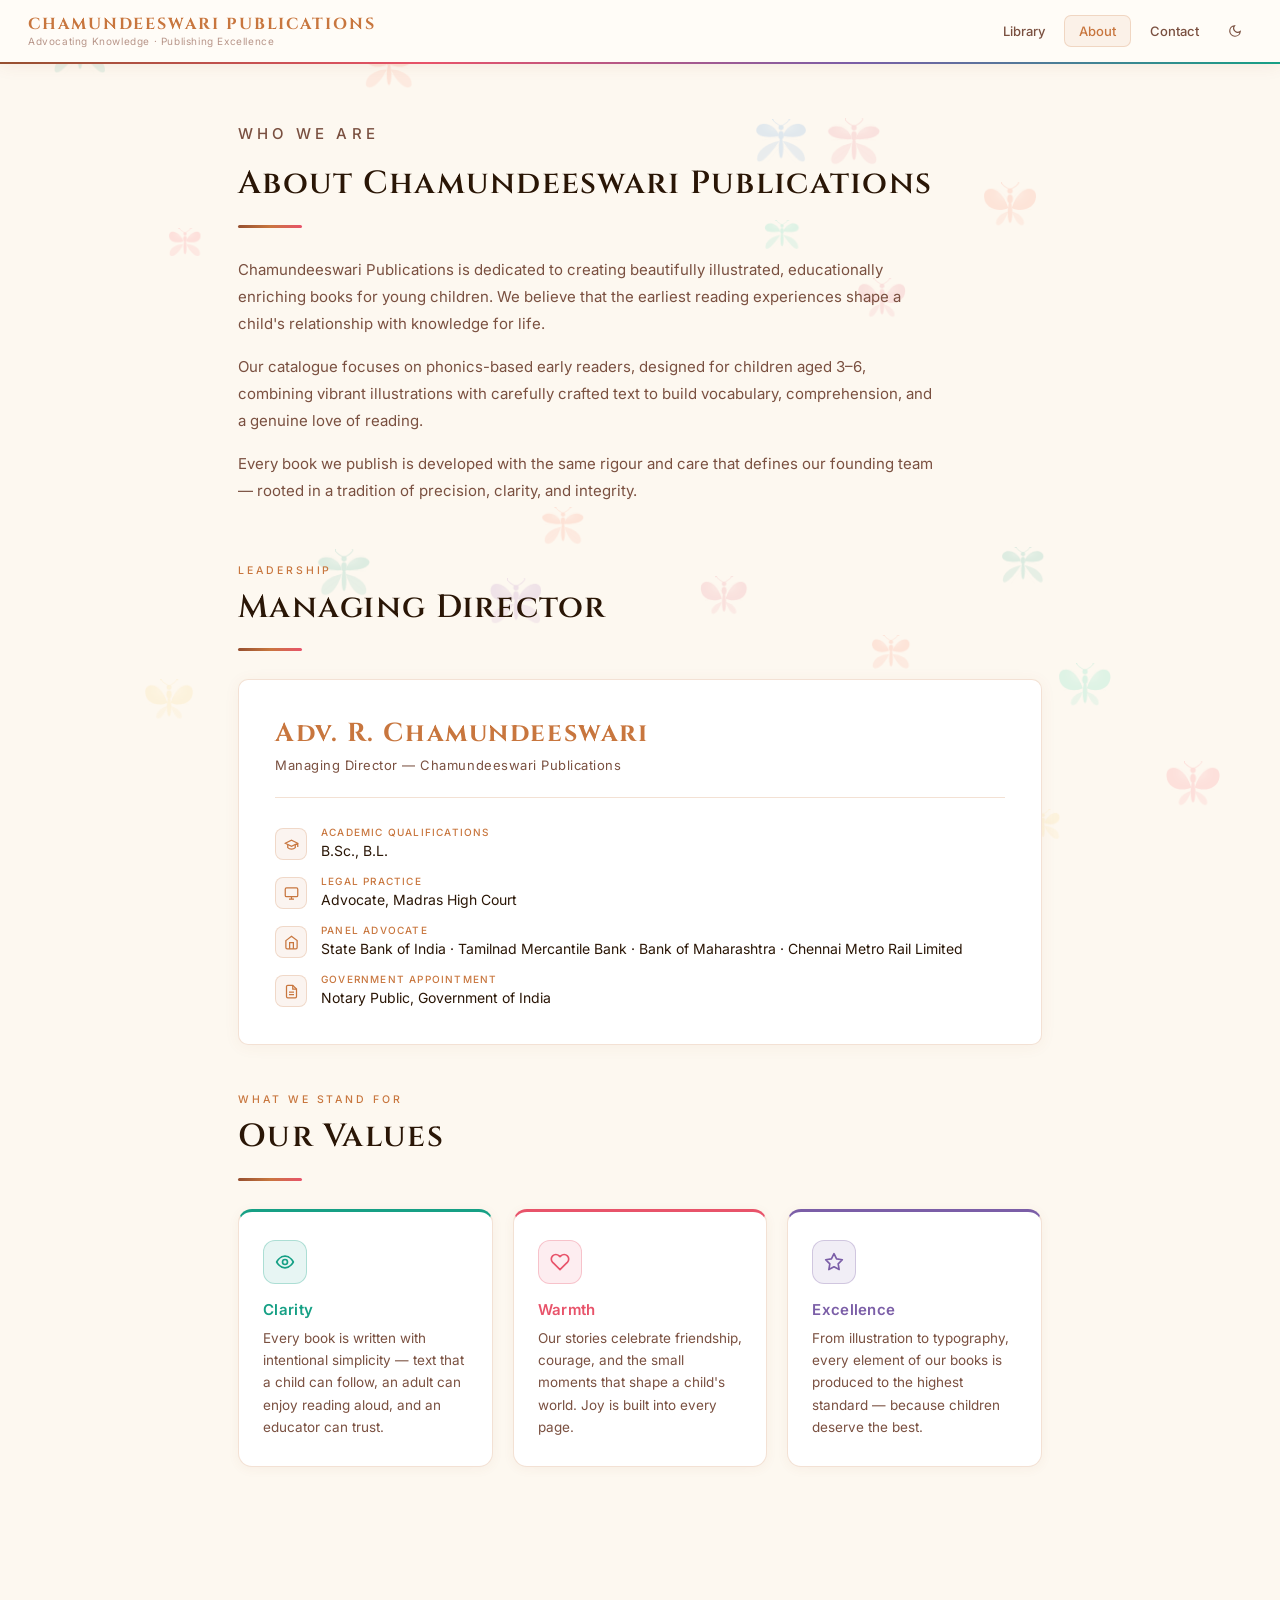
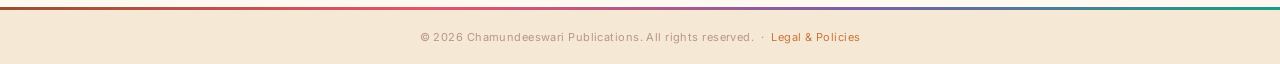
<file: about.html>
<!DOCTYPE html>
<html lang="en">
<head>
    <meta charset="UTF-8" />
    <meta name="viewport" content="width=device-width, initial-scale=1.0" />
    <title>About — Chamundeeswari Publications</title>
    <meta name="description" content="Learn about Chamundeeswari Publications — our mission, our managing director, and our values in creating phonics readers for children aged 3–6." />
    <meta name="theme-color" content="#c8763e" />
    <link rel="manifest" href="manifest.json" />

    <!-- Open Graph -->
    <meta property="og:type"        content="website" />
    <meta property="og:url"         content="https://ajaymukund.github.io/chamundeeswari-publications/about.html" />
    <meta property="og:title"       content="About — Chamundeeswari Publications" />
    <meta property="og:description" content="Learn about Chamundeeswari Publications — our mission, our managing director, and our values in creating phonics readers for children aged 3–6." />
    <meta property="og:image"       content="https://ajaymukund.github.io/chamundeeswari-publications/books/Covers/Cover%20Page%20-%20Mango%20the%20Monkey%20Makes%20a%20Friend.png" />

    <!-- Twitter Card -->
    <meta name="twitter:card"        content="summary_large_image" />
    <meta name="twitter:title"       content="About — Chamundeeswari Publications" />
    <meta name="twitter:description" content="Learn about Chamundeeswari Publications — our mission, our managing director, and our values in creating phonics readers for children aged 3–6." />
    <meta name="twitter:image"       content="https://ajaymukund.github.io/chamundeeswari-publications/books/Covers/Cover%20Page%20-%20Mango%20the%20Monkey%20Makes%20a%20Friend.png" />

    <link rel="preconnect" href="https://fonts.googleapis.com" />
    <link rel="preconnect" href="https://fonts.gstatic.com" crossorigin />
    <link href="https://fonts.googleapis.com/css2?family=Cinzel:wght@400;600;700&family=Inter:wght@300;400;500;600&display=swap" rel="stylesheet" />
    <link rel="stylesheet" href="assets/css/shared.css" />
    <link rel="stylesheet" href="assets/css/about.css" />
    <script src="assets/js/theme.js"></script>
    <script defer data-domain="ajaymukund.github.io" src="https://plausible.io/js/script.js"></script>
</head>
<body>

    <!-- ── Nav ──────────────────────────────────────── -->
    <nav class="site-nav">
        <div class="nav-inner">
            <a href="index.html" class="nav-brand">
                <span class="nav-pub-name">CHAMUNDEESWARI PUBLICATIONS</span>
                <span class="nav-pub-tagline">Advocating Knowledge · Publishing Excellence</span>
            </a>
            <div class="nav-links">
                <a href="index.html"   class="nav-link">Library</a>
                <a href="about.html"  class="nav-link active">About</a>
                <a href="contact.html" class="nav-link">Contact</a>
                <button class="btn-icon btn-theme" title="Switch to dark mode">
                    <svg class="icon-moon" xmlns="http://www.w3.org/2000/svg" width="14" height="14" viewBox="0 0 24 24" fill="none" stroke="currentColor" stroke-width="2"><path d="M21 12.79A9 9 0 1 1 11.21 3 7 7 0 0 0 21 12.79z"/></svg>
                    <svg class="icon-sun" style="display:none" xmlns="http://www.w3.org/2000/svg" width="14" height="14" viewBox="0 0 24 24" fill="none" stroke="currentColor" stroke-width="2"><circle cx="12" cy="12" r="5"/><line x1="12" y1="1" x2="12" y2="3"/><line x1="12" y1="21" x2="12" y2="23"/><line x1="4.22" y1="4.22" x2="5.64" y2="5.64"/><line x1="18.36" y1="18.36" x2="19.78" y2="19.78"/><line x1="1" y1="12" x2="3" y2="12"/><line x1="21" y1="12" x2="23" y2="12"/><line x1="4.22" y1="19.78" x2="5.64" y2="18.36"/><line x1="18.36" y1="5.64" x2="19.78" y2="4.22"/></svg>
                </button>
            </div>
        </div>
    </nav>

    <!-- ── About Content ─────────────────────────────── -->
    <main class="about-wrap">

        <!-- About the Publication -->
        <section class="about-pub">
            <p class="section-eyebrow">Who we are</p>
            <h1 class="section-title">About Chamundeeswari Publications</h1>
            <hr class="gold-rule" />
            <p>Chamundeeswari Publications is dedicated to creating beautifully illustrated, educationally enriching books for young children. We believe that the earliest reading experiences shape a child's relationship with knowledge for life.</p>
            <p>Our catalogue focuses on phonics-based early readers, designed for children aged 3–6, combining vibrant illustrations with carefully crafted text to build vocabulary, comprehension, and a genuine love of reading.</p>
            <p>Every book we publish is developed with the same rigour and care that defines our founding team — rooted in a tradition of precision, clarity, and integrity.</p>
        </section>

        <!-- Managing Director -->
        <section>
            <p class="section-eyebrow">Leadership</p>
            <h2 class="section-title">Managing Director</h2>
            <hr class="gold-rule" />

            <div class="md-profile">
                <div class="md-header">
                    <h3 class="md-name">Adv. R. Chamundeeswari</h3>
                    <p class="md-role">Managing Director — Chamundeeswari Publications</p>
                </div>

                <div class="md-credentials">

                    <div class="credential-item">
                        <div class="credential-icon">
                            <svg xmlns="http://www.w3.org/2000/svg" width="15" height="15" viewBox="0 0 24 24" fill="none" stroke="currentColor" stroke-width="2"><path d="M22 10v6M2 10l10-5 10 5-10 5z"/><path d="M6 12v5c3 3 9 3 12 0v-5"/></svg>
                        </div>
                        <div class="credential-text">
                            <span class="credential-label">Academic Qualifications</span>
                            <span class="credential-value">B.Sc., B.L.</span>
                        </div>
                    </div>

                    <div class="credential-item">
                        <div class="credential-icon">
                            <svg xmlns="http://www.w3.org/2000/svg" width="15" height="15" viewBox="0 0 24 24" fill="none" stroke="currentColor" stroke-width="2"><rect x="2" y="3" width="20" height="14" rx="2"/><path d="M8 21h8M12 17v4"/></svg>
                        </div>
                        <div class="credential-text">
                            <span class="credential-label">Legal Practice</span>
                            <span class="credential-value">Advocate, Madras High Court</span>
                        </div>
                    </div>

                    <div class="credential-item">
                        <div class="credential-icon">
                            <svg xmlns="http://www.w3.org/2000/svg" width="15" height="15" viewBox="0 0 24 24" fill="none" stroke="currentColor" stroke-width="2"><path d="M3 9l9-7 9 7v11a2 2 0 0 1-2 2H5a2 2 0 0 1-2-2z"/><polyline points="9 22 9 12 15 12 15 22"/></svg>
                        </div>
                        <div class="credential-text">
                            <span class="credential-label">Panel Advocate</span>
                            <span class="credential-value">State Bank of India · Tamilnad Mercantile Bank · Bank of Maharashtra · Chennai Metro Rail Limited</span>
                        </div>
                    </div>

                    <div class="credential-item">
                        <div class="credential-icon">
                            <svg xmlns="http://www.w3.org/2000/svg" width="15" height="15" viewBox="0 0 24 24" fill="none" stroke="currentColor" stroke-width="2"><path d="M14 2H6a2 2 0 0 0-2 2v16a2 2 0 0 0 2 2h12a2 2 0 0 0 2-2V8z"/><polyline points="14 2 14 8 20 8"/><line x1="16" y1="13" x2="8" y2="13"/><line x1="16" y1="17" x2="8" y2="17"/></svg>
                        </div>
                        <div class="credential-text">
                            <span class="credential-label">Government Appointment</span>
                            <span class="credential-value">Notary Public, Government of India</span>
                        </div>
                    </div>

                </div>
            </div>
        </section>

        <!-- Values -->
        <section>
            <p class="section-eyebrow">What we stand for</p>
            <h2 class="section-title">Our Values</h2>
            <hr class="gold-rule" />
            <div class="values-grid">
                <div class="value-card vc-clarity">
                    <div class="vc-icon">
                        <svg xmlns="http://www.w3.org/2000/svg" width="20" height="20" viewBox="0 0 24 24" fill="none" stroke="currentColor" stroke-width="2" stroke-linecap="round" stroke-linejoin="round"><circle cx="12" cy="12" r="3"/><path d="M2 12s3.6-7 10-7 10 7 10 7-3.6 7-10 7-10-7-10-7z"/></svg>
                    </div>
                    <h4 class="value-title">Clarity</h4>
                    <p class="value-text">Every book is written with intentional simplicity — text that a child can follow, an adult can enjoy reading aloud, and an educator can trust.</p>
                </div>
                <div class="value-card vc-warmth">
                    <div class="vc-icon">
                        <svg xmlns="http://www.w3.org/2000/svg" width="20" height="20" viewBox="0 0 24 24" fill="none" stroke="currentColor" stroke-width="2" stroke-linecap="round" stroke-linejoin="round"><path d="M20.84 4.61a5.5 5.5 0 0 0-7.78 0L12 5.67l-1.06-1.06a5.5 5.5 0 0 0-7.78 7.78l1.06 1.06L12 21.23l7.78-7.78 1.06-1.06a5.5 5.5 0 0 0 0-7.78z"/></svg>
                    </div>
                    <h4 class="value-title">Warmth</h4>
                    <p class="value-text">Our stories celebrate friendship, courage, and the small moments that shape a child's world. Joy is built into every page.</p>
                </div>
                <div class="value-card vc-excellence">
                    <div class="vc-icon">
                        <svg xmlns="http://www.w3.org/2000/svg" width="20" height="20" viewBox="0 0 24 24" fill="none" stroke="currentColor" stroke-width="2" stroke-linecap="round" stroke-linejoin="round"><polygon points="12 2 15.09 8.26 22 9.27 17 14.14 18.18 21.02 12 17.77 5.82 21.02 7 14.14 2 9.27 8.91 8.26 12 2"/></svg>
                    </div>
                    <h4 class="value-title">Excellence</h4>
                    <p class="value-text">From illustration to typography, every element of our books is produced to the highest standard — because children deserve the best.</p>
                </div>
            </div>
        </section>

    </main>

    <!-- ── Footer ───────────────────────────────────── -->
    <footer class="site-footer">
        <p class="footer-copy">© 2026 Chamundeeswari Publications. All rights reserved. &nbsp;·&nbsp; <a href="legal.html" class="footer-legal-link">Legal &amp; Policies</a></p>
    </footer>

</body>
</html>
</file>
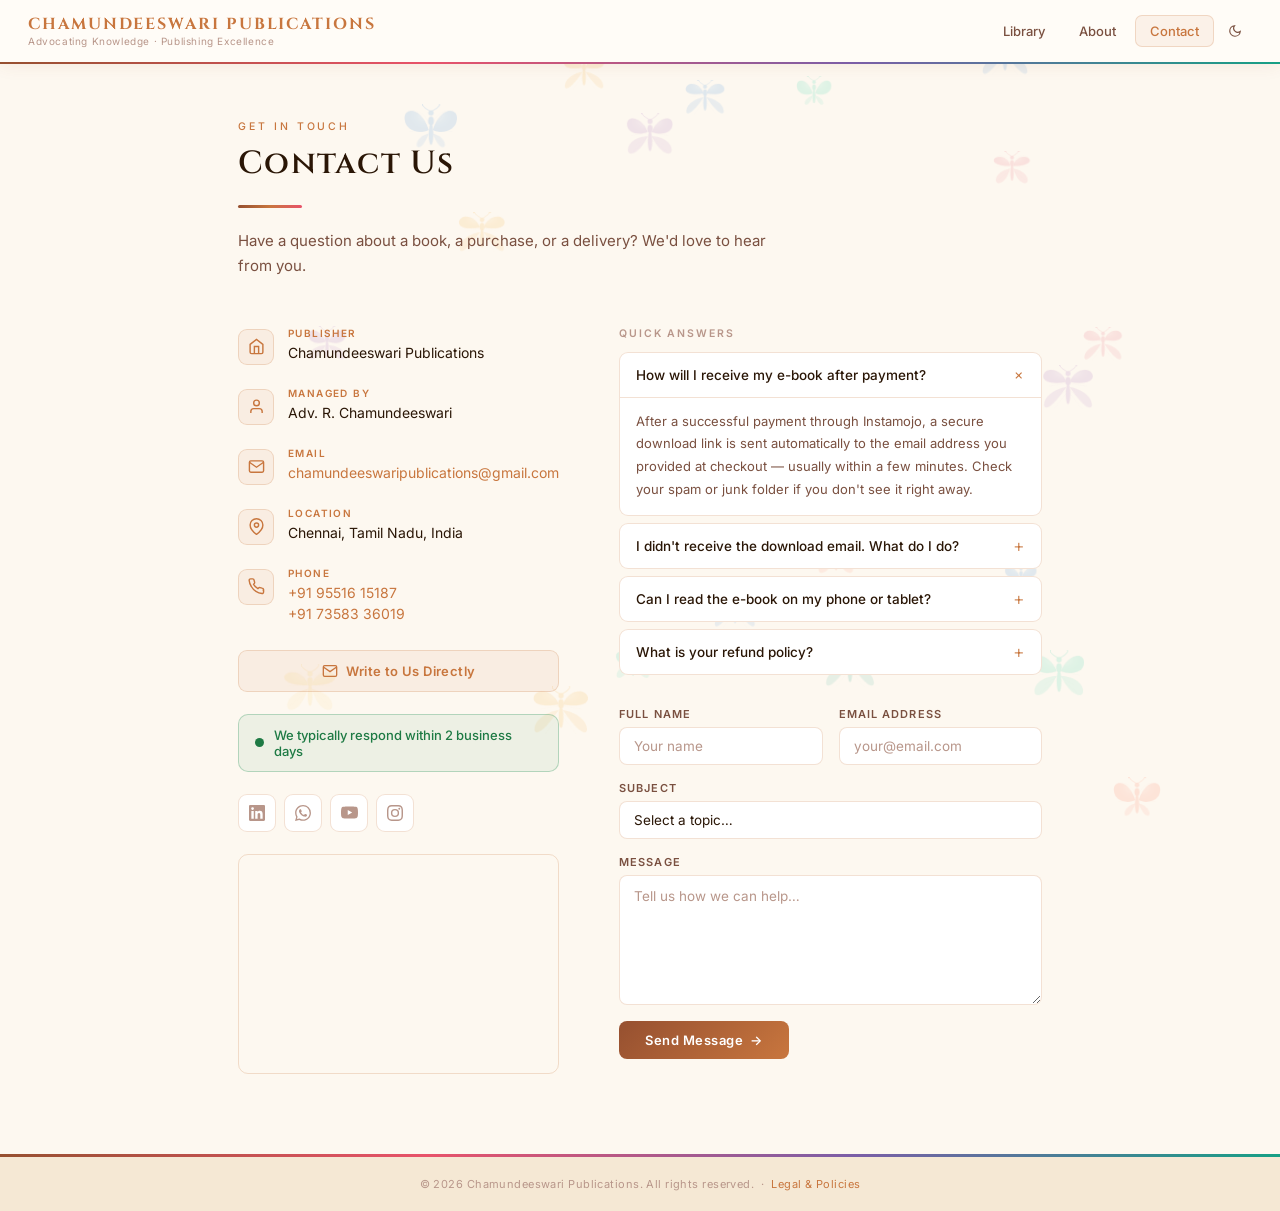
<file: contact.html>
<!DOCTYPE html>
<html lang="en">
<head>
    <meta charset="UTF-8" />
    <meta name="viewport" content="width=device-width, initial-scale=1.0" />
    <title>Contact — Chamundeeswari Publications</title>
    <meta name="description" content="Get in touch with Chamundeeswari Publications for purchase queries, delivery issues, or general enquiries about our children's e-books." />
    <meta name="theme-color" content="#c8763e" />
    <link rel="manifest" href="manifest.json" />

    <!-- Open Graph -->
    <meta property="og:type"        content="website" />
    <meta property="og:url"         content="https://ajaymukund.github.io/chamundeeswari-publications/contact.html" />
    <meta property="og:title"       content="Contact — Chamundeeswari Publications" />
    <meta property="og:description" content="Get in touch with Chamundeeswari Publications for purchase queries, delivery issues, or general enquiries about our children's e-books." />
    <meta property="og:image"       content="https://ajaymukund.github.io/chamundeeswari-publications/books/Covers/Cover%20Page%20-%20Mango%20the%20Monkey%20Makes%20a%20Friend.png" />

    <!-- Twitter Card -->
    <meta name="twitter:card"        content="summary_large_image" />
    <meta name="twitter:title"       content="Contact — Chamundeeswari Publications" />
    <meta name="twitter:description" content="Get in touch with Chamundeeswari Publications for purchase queries, delivery issues, or general enquiries about our children's e-books." />
    <meta name="twitter:image"       content="https://ajaymukund.github.io/chamundeeswari-publications/books/Covers/Cover%20Page%20-%20Mango%20the%20Monkey%20Makes%20a%20Friend.png" />

    <link rel="preconnect" href="https://fonts.googleapis.com" />
    <link rel="preconnect" href="https://fonts.gstatic.com" crossorigin />
    <link href="https://fonts.googleapis.com/css2?family=Cinzel:wght@400;600;700&family=Inter:wght@300;400;500;600&display=swap" rel="stylesheet" />
    <link rel="stylesheet" href="assets/css/shared.css" />
    <link rel="stylesheet" href="assets/css/about.css" />
    <link rel="stylesheet" href="assets/css/contact.css" />
    <script src="assets/js/theme.js"></script>
    <script defer data-domain="ajaymukund.github.io" src="https://plausible.io/js/script.js"></script>
</head>
<body>

    <!-- ── Nav ──────────────────────────────────────────── -->
    <nav class="site-nav">
        <div class="nav-inner">
            <a href="index.html" class="nav-brand">
                <span class="nav-pub-name">CHAMUNDEESWARI PUBLICATIONS</span>
                <span class="nav-pub-tagline">Advocating Knowledge · Publishing Excellence</span>
            </a>
            <div class="nav-links">
                <a href="index.html"  class="nav-link">Library</a>
                <a href="about.html"  class="nav-link">About</a>
                <a href="contact.html" class="nav-link active">Contact</a>
                <button class="btn-icon btn-theme" title="Switch to dark mode">
                    <svg class="icon-moon" aria-hidden="true" xmlns="http://www.w3.org/2000/svg" width="14" height="14" viewBox="0 0 24 24" fill="none" stroke="currentColor" stroke-width="2"><path d="M21 12.79A9 9 0 1 1 11.21 3 7 7 0 0 0 21 12.79z"/></svg>
                    <svg class="icon-sun"  aria-hidden="true" style="display:none" xmlns="http://www.w3.org/2000/svg" width="14" height="14" viewBox="0 0 24 24" fill="none" stroke="currentColor" stroke-width="2"><circle cx="12" cy="12" r="5"/><line x1="12" y1="1" x2="12" y2="3"/><line x1="12" y1="21" x2="12" y2="23"/><line x1="4.22" y1="4.22" x2="5.64" y2="5.64"/><line x1="18.36" y1="18.36" x2="19.78" y2="19.78"/><line x1="1" y1="12" x2="3" y2="12"/><line x1="21" y1="12" x2="23" y2="12"/><line x1="4.22" y1="19.78" x2="5.64" y2="18.36"/><line x1="18.36" y1="5.64" x2="19.78" y2="4.22"/></svg>
                </button>
            </div>
        </div>
    </nav>

    <main class="about-wrap">

        <!-- ── Page header ─────────────────────────────── -->
        <div class="contact-header">
            <p class="section-eyebrow">Get in touch</p>
            <h1 class="section-title">Contact Us</h1>
            <hr class="gold-rule" />
            <p class="contact-hero-sub">Have a question about a book, a purchase, or a delivery? We'd love to hear from you.</p>
        </div>

        <!-- ── Two-column grid ──────────────────────────── -->
        <div class="contact-grid">

            <!-- LEFT: Contact details ─────────────────── -->
            <div class="contact-details">

                <div class="cit">
                    <div class="cion" aria-hidden="true">
                        <svg xmlns="http://www.w3.org/2000/svg" width="17" height="17" viewBox="0 0 24 24" fill="none" stroke="currentColor" stroke-width="2"><path d="M3 9l9-7 9 7v11a2 2 0 0 1-2 2H5a2 2 0 0 1-2-2z"/><polyline points="9 22 9 12 15 12 15 22"/></svg>
                    </div>
                    <div>
                        <div class="cilbl">Publisher</div>
                        <div class="cival">Chamundeeswari Publications</div>
                    </div>
                </div>

                <div class="cit">
                    <div class="cion" aria-hidden="true">
                        <svg xmlns="http://www.w3.org/2000/svg" width="17" height="17" viewBox="0 0 24 24" fill="none" stroke="currentColor" stroke-width="2"><path d="M20 21v-2a4 4 0 0 0-4-4H8a4 4 0 0 0-4 4v2"/><circle cx="12" cy="7" r="4"/></svg>
                    </div>
                    <div>
                        <div class="cilbl">Managed by</div>
                        <div class="cival">Adv. R. Chamundeeswari</div>
                    </div>
                </div>

                <div class="cit">
                    <div class="cion" aria-hidden="true">
                        <svg xmlns="http://www.w3.org/2000/svg" width="17" height="17" viewBox="0 0 24 24" fill="none" stroke="currentColor" stroke-width="2"><path d="M4 4h16c1.1 0 2 .9 2 2v12c0 1.1-.9 2-2 2H4c-1.1 0-2-.9-2-2V6c0-1.1.9-2 2-2z"/><polyline points="22,6 12,13 2,6"/></svg>
                    </div>
                    <div>
                        <div class="cilbl">Email</div>
                        <!-- ⚠ Replace with your real contact email before going live -->
                        <div class="cival"><a href="mailto:chamundeeswaripublications@gmail.com" class="civ-link">chamundeeswaripublications@gmail.com</a></div>
                    </div>
                </div>

                <div class="cit">
                    <div class="cion" aria-hidden="true">
                        <svg xmlns="http://www.w3.org/2000/svg" width="17" height="17" viewBox="0 0 24 24" fill="none" stroke="currentColor" stroke-width="2"><path d="M21 10c0 7-9 13-9 13s-9-6-9-13a9 9 0 0 1 18 0z"/><circle cx="12" cy="10" r="3"/></svg>
                    </div>
                    <div>
                        <div class="cilbl">Location</div>
                        <div class="cival">Chennai, Tamil Nadu, India</div>
                    </div>
                </div>

                <div class="cit">
                    <div class="cion" aria-hidden="true">
                        <svg xmlns="http://www.w3.org/2000/svg" width="17" height="17" viewBox="0 0 24 24" fill="none" stroke="currentColor" stroke-width="2"><path d="M22 16.92v3a2 2 0 0 1-2.18 2 19.79 19.79 0 0 1-8.63-3.07A19.5 19.5 0 0 1 4.69 12a19.79 19.79 0 0 1-3.07-8.67A2 2 0 0 1 3.6 1.27h3a2 2 0 0 1 2 1.72c.127.96.361 1.903.7 2.81a2 2 0 0 1-.45 2.11L7.91 8.91a16 16 0 0 0 6.09 6.09l.91-.91a2 2 0 0 1 2.11-.45c.907.339 1.85.573 2.81.7A2 2 0 0 1 21.73 16.92z"/></svg>
                    </div>
                    <div>
                        <div class="cilbl">Phone</div>
                        <div class="cival">
                            <a href="tel:+919551615187" class="civ-link">+91 95516 15187</a>
                            <br />
                            <a href="tel:+917358336019" class="civ-link">+91 73583 36019</a>
                        </div>
                    </div>
                </div>

                <!-- Email CTA -->
                <!-- ⚠ Replace email address below before going live -->
                <a href="mailto:chamundeeswaripublications@gmail.com" class="email-cta-btn">
                    <svg aria-hidden="true" xmlns="http://www.w3.org/2000/svg" width="16" height="16" viewBox="0 0 24 24" fill="none" stroke="currentColor" stroke-width="2"><path d="M4 4h16c1.1 0 2 .9 2 2v12c0 1.1-.9 2-2 2H4c-1.1 0-2-.9-2-2V6c0-1.1.9-2 2-2z"/><polyline points="22,6 12,13 2,6"/></svg>
                    Write to Us Directly
                </a>

                <!-- Response time badge -->
                <div class="resp-badge" role="status">
                    <div class="resp-dot" aria-hidden="true"></div>
                    We typically respond within 2 business days
                </div>

                <!-- Social links -->
                <div class="socs">
                    <a href="https://www.linkedin.com/company/data-science-academia/" class="soc soc-li" title="LinkedIn" target="_blank" rel="noopener noreferrer">
                        <svg aria-hidden="true" width="16" height="16" viewBox="0 0 24 24" fill="currentColor"><path d="M20.447 20.452h-3.554v-5.569c0-1.328-.027-3.037-1.852-3.037-1.853 0-2.136 1.445-2.136 2.939v5.667H9.351V9h3.414v1.561h.046c.477-.9 1.637-1.85 3.37-1.85 3.601 0 4.267 2.37 4.267 5.455v6.286zM5.337 7.433a2.062 2.062 0 01-2.063-2.065 2.064 2.064 0 112.063 2.065zm1.782 13.019H3.555V9h3.564v11.452zM22.225 0H1.771C.792 0 0 .774 0 1.729v20.542C0 23.227.792 24 1.771 24h20.451C23.2 24 24 23.227 24 22.271V1.729C24 .774 23.2 0 22.222 0h.003z"/></svg>
                        <span class="sr-only">LinkedIn</span>
                    </a>
                    <a href="https://wa.me/919176498814" class="soc soc-wa" title="WhatsApp" target="_blank" rel="noopener noreferrer">
                        <svg aria-hidden="true" width="16" height="16" viewBox="0 0 24 24" fill="currentColor"><path d="M17.472 14.382c-.297-.149-1.758-.867-2.03-.967-.273-.099-.471-.148-.67.15-.197.297-.767.966-.94 1.164-.173.199-.347.223-.644.075-.297-.15-1.255-.463-2.39-1.475-.883-.788-1.48-1.761-1.653-2.059-.173-.297-.018-.458.13-.606.134-.133.298-.347.446-.52.149-.174.198-.298.298-.497.099-.198.05-.371-.025-.52-.075-.149-.669-1.612-.916-2.207-.242-.579-.487-.5-.669-.51-.173-.008-.371-.01-.57-.01-.198 0-.52.074-.792.372-.272.297-1.04 1.016-1.04 2.479 0 1.462 1.065 2.875 1.213 3.074.149.198 2.096 3.2 5.077 4.487.709.306 1.262.489 1.694.625.712.227 1.36.195 1.871.118.571-.085 1.758-.719 2.006-1.413.248-.694.248-1.289.173-1.413-.074-.124-.272-.198-.57-.347m-5.421 7.403h-.004a9.87 9.87 0 01-5.031-1.378l-.361-.214-3.741.982.998-3.648-.235-.374a9.86 9.86 0 01-1.51-5.26c.001-5.45 4.436-9.884 9.888-9.884 2.64 0 5.122 1.03 6.988 2.898a9.825 9.825 0 012.893 6.994c-.003 5.45-4.437 9.884-9.885 9.884m8.413-18.297A11.815 11.815 0 0012.05 0C5.495 0 .16 5.335.157 11.892c0 2.096.547 4.142 1.588 5.945L.057 24l6.305-1.654a11.882 11.882 0 005.683 1.448h.005c6.554 0 11.89-5.335 11.893-11.893a11.821 11.821 0 00-3.48-8.413z"/></svg>
                        <span class="sr-only">WhatsApp</span>
                    </a>
                    <a href="https://youtube.com/@datascienceacademia3805?si=dIrDFQJcr-ZZ0R6N" class="soc soc-yt" title="YouTube" target="_blank" rel="noopener noreferrer">
                        <svg aria-hidden="true" width="17" height="17" viewBox="0 0 24 24" fill="currentColor"><path d="M23.498 6.186a3.016 3.016 0 00-2.122-2.136C19.505 3.545 12 3.545 12 3.545s-7.505 0-9.377.505A3.017 3.017 0 00.502 6.186C0 8.07 0 12 0 12s0 3.93.502 5.814a3.016 3.016 0 002.122 2.136c1.871.505 9.376.505 9.376.505s7.505 0 9.377-.505a3.015 3.015 0 002.122-2.136C24 15.93 24 12 24 12s0-3.93-.502-5.814zM9.545 15.568V8.432L15.818 12l-6.273 3.568z"/></svg>
                        <span class="sr-only">YouTube</span>
                    </a>
                    <a href="https://www.instagram.com/data_science_academia?igsh=MXBlYnF5cnFoZG1hag==" class="soc soc-ig" title="Instagram" target="_blank" rel="noopener noreferrer">
                        <svg aria-hidden="true" width="16" height="16" viewBox="0 0 24 24" fill="currentColor"><path d="M12 2.163c3.204 0 3.584.012 4.85.07 3.252.148 4.771 1.691 4.919 4.919.058 1.265.069 1.645.069 4.849 0 3.205-.012 3.584-.069 4.849-.149 3.225-1.664 4.771-4.919 4.919-1.266.058-1.644.07-4.85.07-3.204 0-3.584-.012-4.849-.07-3.26-.149-4.771-1.699-4.919-4.92-.058-1.265-.07-1.644-.07-4.849 0-3.204.013-3.583.07-4.849.149-3.227 1.664-4.771 4.919-4.919 1.266-.057 1.645-.069 4.849-.069zm0-2.163c-3.259 0-3.667.014-4.947.072-4.358.2-6.78 2.618-6.98 6.98-.059 1.281-.073 1.689-.073 4.948 0 3.259.014 3.668.072 4.948.2 4.358 2.618 6.78 6.98 6.98 1.281.058 1.689.072 4.948.072 3.259 0 3.668-.014 4.948-.072 4.354-.2 6.782-2.618 6.979-6.98.059-1.28.073-1.689.073-4.948 0-3.259-.014-3.667-.072-4.947-.196-4.354-2.617-6.78-6.979-6.98-1.281-.059-1.69-.073-4.949-.073zm0 5.838a6.162 6.162 0 100 12.324 6.162 6.162 0 000-12.324zM12 16a4 4 0 110-8 4 4 0 010 8zm6.406-11.845a1.44 1.44 0 100 2.881 1.44 1.44 0 000-2.881z"/></svg>
                        <span class="sr-only">Instagram</span>
                    </a>
                </div>

                <!-- Google Maps — Data Science Academia, West Tambaram, Chennai -->
                <div class="contact-map">
                    <iframe
                        src="https://www.google.com/maps/embed?pb=!1m18!1m12!1m3!1d15554.696888476936!2d80.1193835!3d12.9286478!2m3!1f0!2f0!3f0!3m2!1i1024!2i768!4f13.1!3m3!1m2!1s0x3a525f63da0acd75%3A0x4309ce616da11096!2sData%20Science%20Academia!5e0!3m2!1sen!2sin!4v1776943605305!5m2!1sen!2sin"
                        loading="lazy"
                        referrerpolicy="no-referrer-when-downgrade"
                        allowfullscreen
                        title="Data Science Academia — West Tambaram, Chennai">
                    </iframe>
                </div>

            </div>

            <!-- RIGHT: FAQ + Form ─────────────────────── -->
            <div class="contact-form-col">

                <!-- FAQ accordion -->
                <div class="contact-faq">
                    <p class="cfaq-label">Quick Answers</p>

                    <div class="cfaq-item open">
                        <button class="cfaq-q" aria-expanded="true">
                            How will I receive my e-book after payment?
                            <span class="cfaq-icon" aria-hidden="true">+</span>
                        </button>
                        <div class="cfaq-a">After a successful payment through Instamojo, a secure download link is sent automatically to the email address you provided at checkout — usually within a few minutes. Check your spam or junk folder if you don't see it right away.</div>
                    </div>

                    <div class="cfaq-item">
                        <button class="cfaq-q" aria-expanded="false">
                            I didn't receive the download email. What do I do?
                            <span class="cfaq-icon" aria-hidden="true">+</span>
                        </button>
                        <div class="cfaq-a">First, check your spam or junk folder — automated emails from Instamojo are sometimes filtered there. If the email is still missing 24 hours after a confirmed payment, use the form below and include your order reference number from the Instamojo confirmation.</div>
                    </div>

                    <div class="cfaq-item">
                        <button class="cfaq-q" aria-expanded="false">
                            Can I read the e-book on my phone or tablet?
                            <span class="cfaq-icon" aria-hidden="true">+</span>
                        </button>
                        <div class="cfaq-a">Yes — all our books are standard PDF files that open on any device: smartphones, tablets, laptops, and desktops. Any free PDF reader (such as Adobe Acrobat Reader or your phone's built-in document viewer) will work perfectly.</div>
                    </div>

                    <div class="cfaq-item">
                        <button class="cfaq-q" aria-expanded="false">
                            What is your refund policy?
                            <span class="cfaq-icon" aria-hidden="true">+</span>
                        </button>
                        <div class="cfaq-a">Because digital products are delivered immediately, we do not offer refunds once the download link has been sent. However, if your file is corrupted, incomplete, or unreadable, we will replace it free of charge — just write to us within 7 days of purchase with your order reference number.</div>
                    </div>

                </div>

                <!--
                    SETUP REQUIRED BEFORE GOING LIVE:
                    1. Create a free account at https://formspree.io
                    2. Create a new form → copy your Form ID (e.g. xdaypadg)
                    3. Replace YOUR_FORMSPREE_ID in the action URL below
                -->
                <form class="contact-form" id="contact-form"
                      action="https://formspree.io/f/YOUR_FORMSPREE_ID"
                      method="POST" novalidate>

                    <!-- Honeypot spam trap -->
                    <input type="text" name="_gotcha" style="display:none" tabindex="-1" autocomplete="off" />
                    <input type="hidden" name="_subject" value="New Enquiry — Chamundeeswari Publications" />

                    <!-- Error banner -->
                    <div class="form-error-banner" id="form-error" role="alert" hidden>
                        Something went wrong. Please try again, or write to us directly at chamundeeswaripublications@gmail.com.
                    </div>

                    <div class="form-row">
                        <div class="form-group">
                            <label class="form-label" for="cf-name">Full Name</label>
                            <input type="text" id="cf-name" name="name" class="form-input"
                                   placeholder="Your name" required autocomplete="name" />
                            <div class="field-err" id="err-name" role="alert">Please enter your name.</div>
                        </div>
                        <div class="form-group">
                            <label class="form-label" for="cf-email">Email Address</label>
                            <input type="email" id="cf-email" name="email" class="form-input"
                                   placeholder="your@email.com" required autocomplete="email" />
                            <div class="field-err" id="err-email" role="alert">Please enter a valid email address.</div>
                        </div>
                    </div>

                    <div class="form-group">
                        <label class="form-label" for="cf-subject">Subject</label>
                        <select id="cf-subject" name="subject" class="form-input">
                            <option value="">Select a topic…</option>
                            <option>Purchase query</option>
                            <option>Download / delivery issue</option>
                            <option>Corrupted or unreadable file</option>
                            <option>General enquiry</option>
                        </select>
                    </div>

                    <div class="form-group">
                        <label class="form-label" for="cf-message">Message</label>
                        <textarea id="cf-message" name="message" class="form-input form-textarea"
                                  placeholder="Tell us how we can help…" rows="5" required></textarea>
                        <div class="field-err" id="err-message" role="alert">Please write a message before sending.</div>
                    </div>

                    <button type="submit" class="form-submit" id="form-submit">
                        Send Message &nbsp;&rarr;
                    </button>

                </form>

                <!-- Success state (shown after submission) -->
                <div class="form-success" id="form-success" hidden>
                    <div class="form-success-icon" aria-hidden="true">
                        <svg xmlns="http://www.w3.org/2000/svg" width="48" height="48" viewBox="0 0 24 24" fill="none" stroke="currentColor" stroke-width="1.5"><path d="M4 4h16c1.1 0 2 .9 2 2v12c0 1.1-.9 2-2 2H4c-1.1 0-2-.9-2-2V6c0-1.1.9-2 2-2z"/><polyline points="22,6 12,13 2,6"/></svg>
                    </div>
                    <h2 class="form-success-title">Message Received</h2>
                    <p class="form-success-sub">Thank you for writing to us. We'll get back to you within 2 business days.</p>
                    <a href="contact.html" class="form-submit" style="text-decoration:none;display:inline-block;">Send Another Message</a>
                </div>

            </div>
        </div>

    </main>

    <!-- ── Footer ────────────────────────────────────── -->
    <footer class="site-footer">
        <p class="footer-copy">© 2026 Chamundeeswari Publications. All rights reserved. &nbsp;·&nbsp; <a href="legal.html" class="footer-legal-link">Legal &amp; Policies</a></p>
    </footer>

    <script>
    /* ── FAQ accordion ── */
    document.querySelectorAll('.cfaq-item').forEach(function(item) {
        var btn = item.querySelector('.cfaq-q');
        btn.addEventListener('click', function() {
            var open = item.classList.toggle('open');
            btn.setAttribute('aria-expanded', String(open));
        });
    });

    /* ── Inline validation ── */
    var emailRe = /^[^\s@]+@[^\s@]+\.[^\s@]+$/;

    function validate(input, errId, check) {
        var v = input.value.trim();
        var ok = check(v);
        input.classList.toggle('invalid', !ok);
        input.classList.toggle('valid', ok && v.length > 0);
        var errEl = document.getElementById(errId);
        if (errEl) errEl.classList.toggle('show', !ok && v.length > 0);
        return ok;
    }

    document.getElementById('cf-name').addEventListener('blur', function() {
        validate(this, 'err-name', function(v) { return v.length >= 2; });
    });
    document.getElementById('cf-email').addEventListener('blur', function() {
        if (!this.value.trim()) return;
        validate(this, 'err-email', function(v) { return emailRe.test(v); });
    });
    document.getElementById('cf-message').addEventListener('blur', function() {
        validate(this, 'err-message', function(v) { return v.length >= 5; });
    });

    /* ── Async form submission ── */
    var form      = document.getElementById('contact-form');
    var submitBtn = document.getElementById('form-submit');
    var successEl = document.getElementById('form-success');
    var errorEl   = document.getElementById('form-error');

    form.addEventListener('submit', async function(e) {
        e.preventDefault();
        var nameOk  = validate(document.getElementById('cf-name'),    'err-name',    function(v) { return v.length >= 2; });
        var emailOk = validate(document.getElementById('cf-email'),   'err-email',   function(v) { return emailRe.test(v); });
        var msgOk   = validate(document.getElementById('cf-message'), 'err-message', function(v) { return v.length >= 5; });
        if (!nameOk || !emailOk || !msgOk) return;

        submitBtn.disabled    = true;
        submitBtn.textContent = 'Sending…';
        errorEl.hidden        = true;

        try {
            var res = await fetch(form.action, {
                method:  'POST',
                body:    new FormData(form),
                headers: { Accept: 'application/json' }
            });
            if (res.ok) {
                form.hidden      = true;
                successEl.hidden = false;
                window.plausible && window.plausible('Contact Form Submitted');
            } else {
                throw new Error();
            }
        } catch (err) {
            errorEl.hidden        = false;
            submitBtn.disabled    = false;
            submitBtn.textContent = 'Send Message →';
        }
    });
    </script>

</body>
</html>
</file>
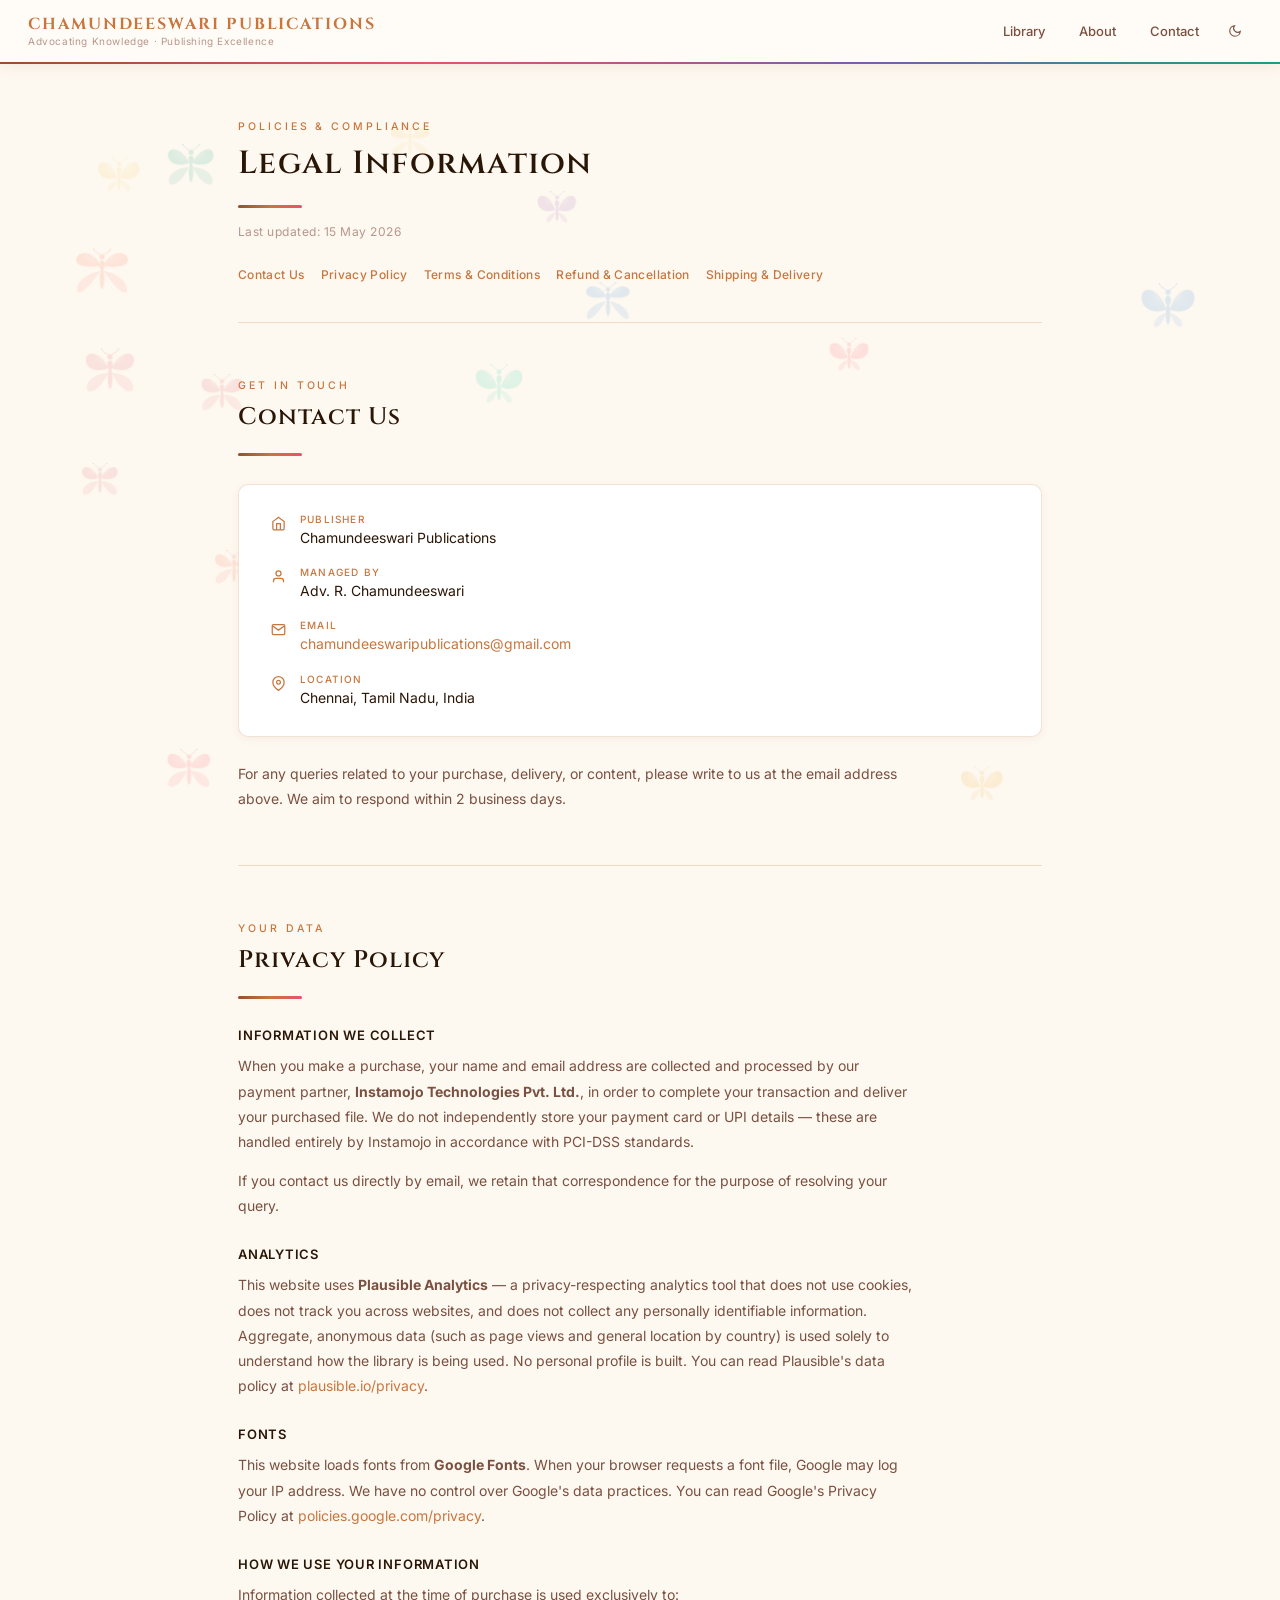
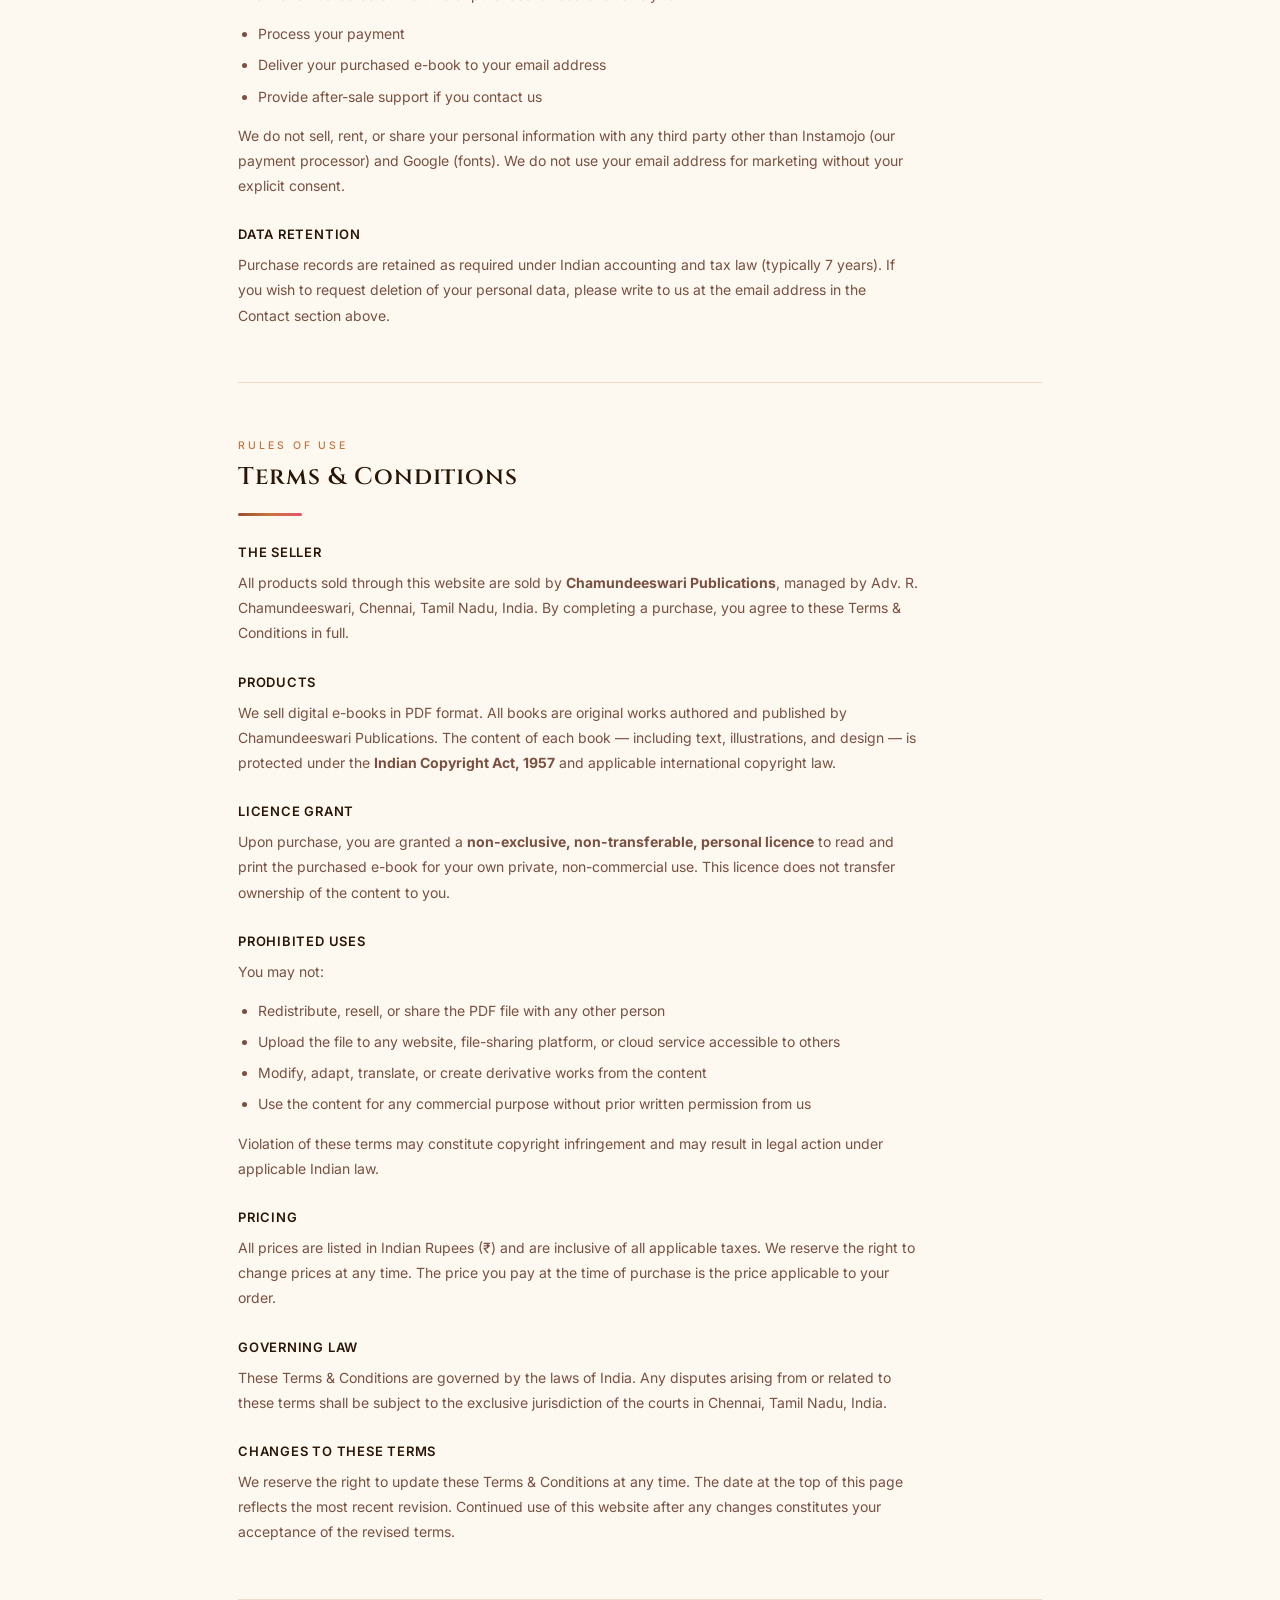
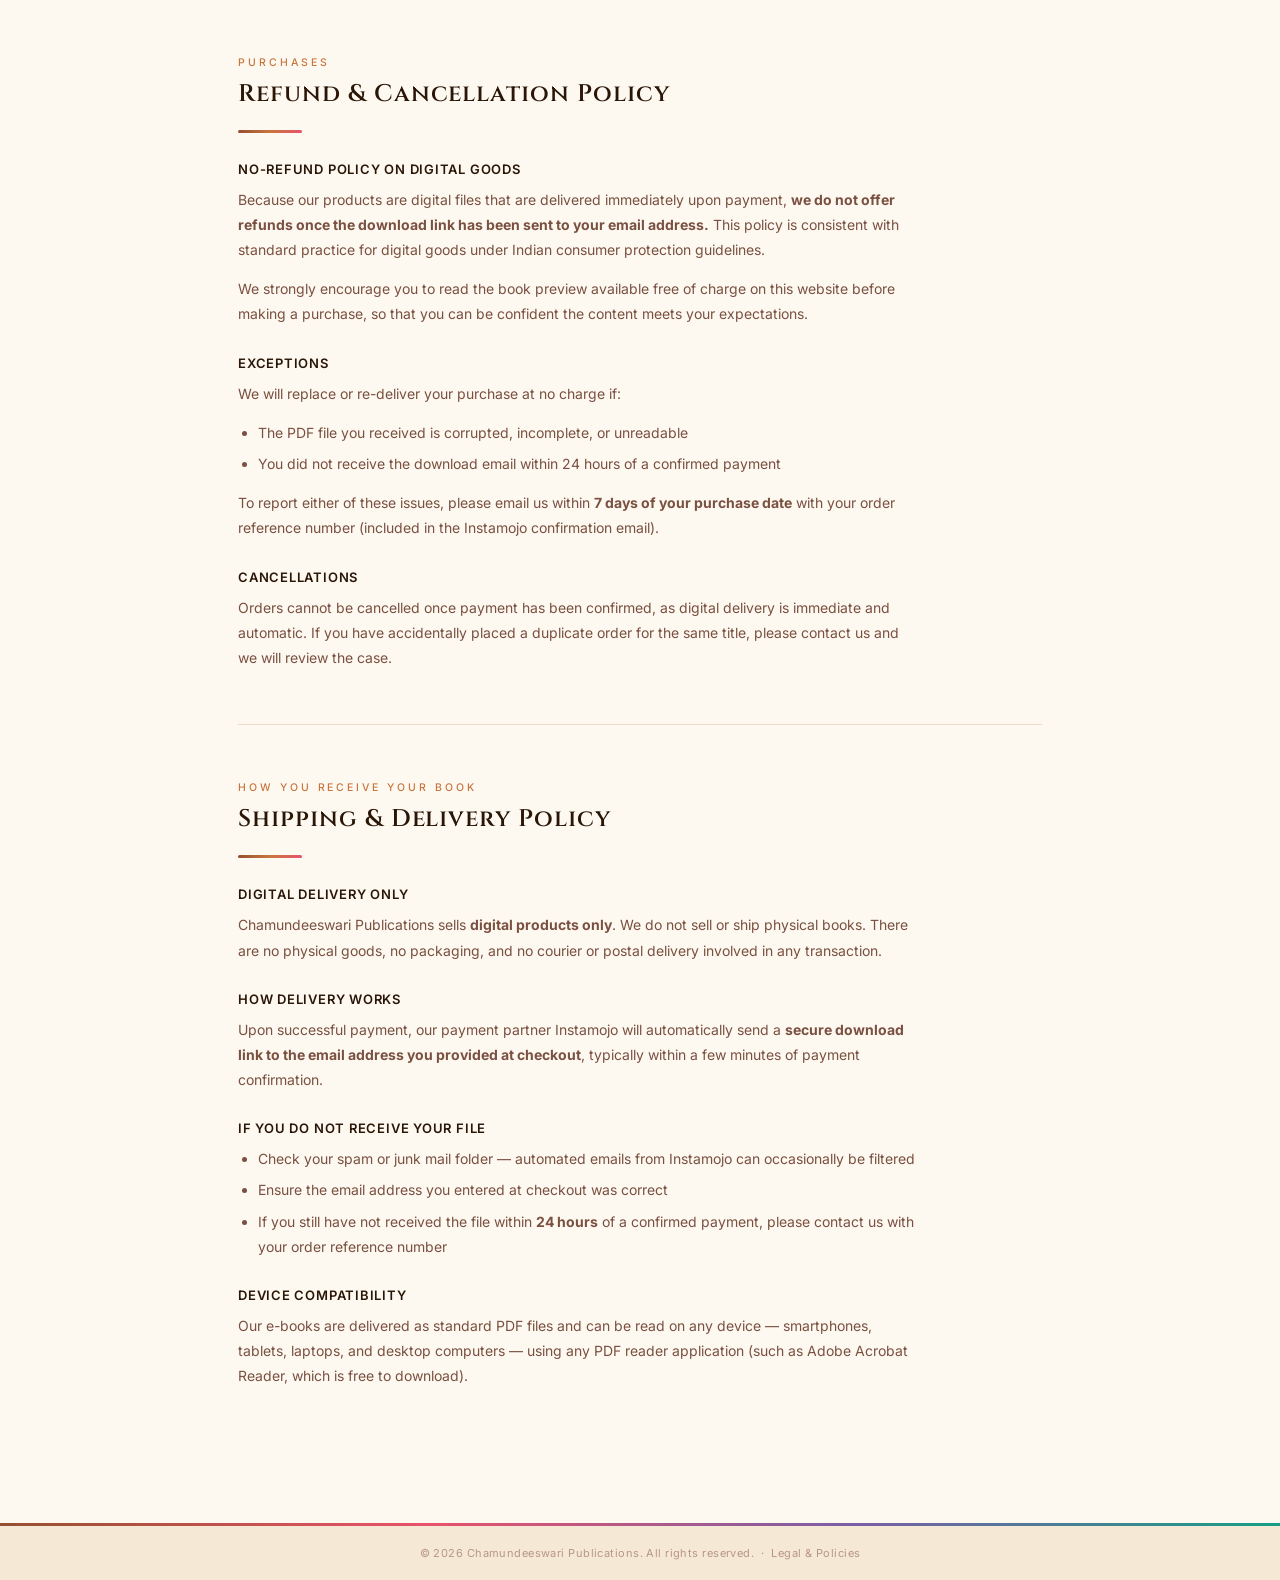
<file: legal.html>
<!DOCTYPE html>
<html lang="en">
<head>
    <meta charset="UTF-8" />
    <meta name="viewport" content="width=device-width, initial-scale=1.0" />
    <title>Legal &amp; Policies — Chamundeeswari Publications</title>
    <meta name="description" content="Privacy Policy, Terms &amp; Conditions, Refund Policy, Shipping Policy, and Contact Information for Chamundeeswari Publications." />
    <meta name="theme-color" content="#c8763e" />
    <link rel="manifest" href="manifest.json" />
    <link rel="preconnect" href="https://fonts.googleapis.com" />
    <link rel="preconnect" href="https://fonts.gstatic.com" crossorigin />
    <link href="https://fonts.googleapis.com/css2?family=Cinzel:wght@400;600;700&family=Inter:wght@300;400;500;600&display=swap" rel="stylesheet" />
    <link rel="stylesheet" href="assets/css/shared.css" />
    <link rel="stylesheet" href="assets/css/about.css" />
    <link rel="stylesheet" href="assets/css/legal.css" />
    <script src="assets/js/theme.js"></script>
</head>
<body>

    <!-- ── Nav ──────────────────────────────────────── -->
    <nav class="site-nav">
        <div class="nav-inner">
            <a href="index.html" class="nav-brand">
                <span class="nav-pub-name">CHAMUNDEESWARI PUBLICATIONS</span>
                <span class="nav-pub-tagline">Advocating Knowledge · Publishing Excellence</span>
            </a>
            <div class="nav-links">
                <a href="index.html"   class="nav-link">Library</a>
                <a href="about.html"  class="nav-link">About</a>
                <a href="contact.html" class="nav-link">Contact</a>
                <button class="btn-icon btn-theme" title="Switch to dark mode">
                    <svg class="icon-moon" xmlns="http://www.w3.org/2000/svg" width="14" height="14" viewBox="0 0 24 24" fill="none" stroke="currentColor" stroke-width="2"><path d="M21 12.79A9 9 0 1 1 11.21 3 7 7 0 0 0 21 12.79z"/></svg>
                    <svg class="icon-sun" style="display:none" xmlns="http://www.w3.org/2000/svg" width="14" height="14" viewBox="0 0 24 24" fill="none" stroke="currentColor" stroke-width="2"><circle cx="12" cy="12" r="5"/><line x1="12" y1="1" x2="12" y2="3"/><line x1="12" y1="21" x2="12" y2="23"/><line x1="4.22" y1="4.22" x2="5.64" y2="5.64"/><line x1="18.36" y1="18.36" x2="19.78" y2="19.78"/><line x1="1" y1="12" x2="3" y2="12"/><line x1="21" y1="12" x2="23" y2="12"/><line x1="4.22" y1="19.78" x2="5.64" y2="18.36"/><line x1="18.36" y1="5.64" x2="19.78" y2="4.22"/></svg>
                </button>
            </div>
        </div>
    </nav>

    <main class="about-wrap">

        <!-- Page header -->
        <div class="legal-header">
            <p class="section-eyebrow">Policies &amp; Compliance</p>
            <h1 class="section-title">Legal Information</h1>
            <hr class="gold-rule" />
            <p class="legal-updated">Last updated: 15 May 2026</p>

            <!-- Quick navigation -->
            <nav class="legal-toc" aria-label="Page contents">
                <a href="#contact">Contact Us</a>
                <a href="#privacy">Privacy Policy</a>
                <a href="#terms">Terms &amp; Conditions</a>
                <a href="#refund">Refund &amp; Cancellation</a>
                <a href="#shipping">Shipping &amp; Delivery</a>
            </nav>
        </div>

        <!-- ── 1. Contact Us ──────────────────────────── -->
        <section id="contact" class="legal-section">
            <p class="section-eyebrow">Get in touch</p>
            <h2 class="section-title">Contact Us</h2>
            <hr class="gold-rule" />

            <div class="legal-contact-card">
                <div class="contact-row">
                    <svg aria-hidden="true" xmlns="http://www.w3.org/2000/svg" width="15" height="15" viewBox="0 0 24 24" fill="none" stroke="currentColor" stroke-width="2"><path d="M3 9l9-7 9 7v11a2 2 0 0 1-2 2H5a2 2 0 0 1-2-2z"/><polyline points="9 22 9 12 15 12 15 22"/></svg>
                    <div>
                        <span class="contact-label">Publisher</span>
                        <span class="contact-value">Chamundeeswari Publications</span>
                    </div>
                </div>
                <div class="contact-row">
                    <svg aria-hidden="true" xmlns="http://www.w3.org/2000/svg" width="15" height="15" viewBox="0 0 24 24" fill="none" stroke="currentColor" stroke-width="2"><path d="M20 21v-2a4 4 0 0 0-4-4H8a4 4 0 0 0-4 4v2"/><circle cx="12" cy="7" r="4"/></svg>
                    <div>
                        <span class="contact-label">Managed by</span>
                        <span class="contact-value">Adv. R. Chamundeeswari</span>
                    </div>
                </div>
                <div class="contact-row">
                    <svg aria-hidden="true" xmlns="http://www.w3.org/2000/svg" width="15" height="15" viewBox="0 0 24 24" fill="none" stroke="currentColor" stroke-width="2"><path d="M4 4h16c1.1 0 2 .9 2 2v12c0 1.1-.9 2-2 2H4c-1.1 0-2-.9-2-2V6c0-1.1.9-2 2-2z"/><polyline points="22,6 12,13 2,6"/></svg>
                    <div>
                        <span class="contact-label">Email</span>
                        <!-- ⚠ Replace this with your real contact email before going live -->
                        <a class="contact-value contact-link" href="mailto:chamundeeswaripublications@gmail.com">chamundeeswaripublications@gmail.com</a>
                    </div>
                </div>
                <div class="contact-row">
                    <svg aria-hidden="true" xmlns="http://www.w3.org/2000/svg" width="15" height="15" viewBox="0 0 24 24" fill="none" stroke="currentColor" stroke-width="2"><path d="M21 10c0 7-9 13-9 13s-9-6-9-13a9 9 0 0 1 18 0z"/><circle cx="12" cy="10" r="3"/></svg>
                    <div>
                        <span class="contact-label">Location</span>
                        <span class="contact-value">Chennai, Tamil Nadu, India</span>
                    </div>
                </div>
            </div>

            <p class="legal-body">For any queries related to your purchase, delivery, or content, please write to us at the email address above. We aim to respond within 2 business days.</p>
        </section>

        <!-- ── 2. Privacy Policy ──────────────────────── -->
        <section id="privacy" class="legal-section">
            <p class="section-eyebrow">Your data</p>
            <h2 class="section-title">Privacy Policy</h2>
            <hr class="gold-rule" />

            <h3 class="legal-subhead">Information We Collect</h3>
            <p class="legal-body">When you make a purchase, your name and email address are collected and processed by our payment partner, <strong>Instamojo Technologies Pvt. Ltd.</strong>, in order to complete your transaction and deliver your purchased file. We do not independently store your payment card or UPI details — these are handled entirely by Instamojo in accordance with PCI-DSS standards.</p>
            <p class="legal-body">If you contact us directly by email, we retain that correspondence for the purpose of resolving your query.</p>

            <h3 class="legal-subhead">Analytics</h3>
            <p class="legal-body">This website uses <strong>Plausible Analytics</strong> — a privacy-respecting analytics tool that does not use cookies, does not track you across websites, and does not collect any personally identifiable information. Aggregate, anonymous data (such as page views and general location by country) is used solely to understand how the library is being used. No personal profile is built. You can read Plausible's data policy at <a class="legal-link" href="https://plausible.io/privacy" target="_blank" rel="noopener noreferrer">plausible.io/privacy</a>.</p>

            <h3 class="legal-subhead">Fonts</h3>
            <p class="legal-body">This website loads fonts from <strong>Google Fonts</strong>. When your browser requests a font file, Google may log your IP address. We have no control over Google's data practices. You can read Google's Privacy Policy at <a class="legal-link" href="https://policies.google.com/privacy" target="_blank" rel="noopener noreferrer">policies.google.com/privacy</a>.</p>

            <h3 class="legal-subhead">How We Use Your Information</h3>
            <p class="legal-body">Information collected at the time of purchase is used exclusively to:</p>
            <ul class="legal-list">
                <li>Process your payment</li>
                <li>Deliver your purchased e-book to your email address</li>
                <li>Provide after-sale support if you contact us</li>
            </ul>
            <p class="legal-body">We do not sell, rent, or share your personal information with any third party other than Instamojo (our payment processor) and Google (fonts). We do not use your email address for marketing without your explicit consent.</p>

            <h3 class="legal-subhead">Data Retention</h3>
            <p class="legal-body">Purchase records are retained as required under Indian accounting and tax law (typically 7 years). If you wish to request deletion of your personal data, please write to us at the email address in the Contact section above.</p>
        </section>

        <!-- ── 3. Terms & Conditions ──────────────────── -->
        <section id="terms" class="legal-section">
            <p class="section-eyebrow">Rules of use</p>
            <h2 class="section-title">Terms &amp; Conditions</h2>
            <hr class="gold-rule" />

            <h3 class="legal-subhead">The Seller</h3>
            <p class="legal-body">All products sold through this website are sold by <strong>Chamundeeswari Publications</strong>, managed by Adv. R. Chamundeeswari, Chennai, Tamil Nadu, India. By completing a purchase, you agree to these Terms &amp; Conditions in full.</p>

            <h3 class="legal-subhead">Products</h3>
            <p class="legal-body">We sell digital e-books in PDF format. All books are original works authored and published by Chamundeeswari Publications. The content of each book — including text, illustrations, and design — is protected under the <strong>Indian Copyright Act, 1957</strong> and applicable international copyright law.</p>

            <h3 class="legal-subhead">Licence Grant</h3>
            <p class="legal-body">Upon purchase, you are granted a <strong>non-exclusive, non-transferable, personal licence</strong> to read and print the purchased e-book for your own private, non-commercial use. This licence does not transfer ownership of the content to you.</p>

            <h3 class="legal-subhead">Prohibited Uses</h3>
            <p class="legal-body">You may not:</p>
            <ul class="legal-list">
                <li>Redistribute, resell, or share the PDF file with any other person</li>
                <li>Upload the file to any website, file-sharing platform, or cloud service accessible to others</li>
                <li>Modify, adapt, translate, or create derivative works from the content</li>
                <li>Use the content for any commercial purpose without prior written permission from us</li>
            </ul>
            <p class="legal-body">Violation of these terms may constitute copyright infringement and may result in legal action under applicable Indian law.</p>

            <h3 class="legal-subhead">Pricing</h3>
            <p class="legal-body">All prices are listed in Indian Rupees (₹) and are inclusive of all applicable taxes. We reserve the right to change prices at any time. The price you pay at the time of purchase is the price applicable to your order.</p>

            <h3 class="legal-subhead">Governing Law</h3>
            <p class="legal-body">These Terms &amp; Conditions are governed by the laws of India. Any disputes arising from or related to these terms shall be subject to the exclusive jurisdiction of the courts in Chennai, Tamil Nadu, India.</p>

            <h3 class="legal-subhead">Changes to These Terms</h3>
            <p class="legal-body">We reserve the right to update these Terms &amp; Conditions at any time. The date at the top of this page reflects the most recent revision. Continued use of this website after any changes constitutes your acceptance of the revised terms.</p>
        </section>

        <!-- ── 4. Refund & Cancellation ───────────────── -->
        <section id="refund" class="legal-section">
            <p class="section-eyebrow">Purchases</p>
            <h2 class="section-title">Refund &amp; Cancellation Policy</h2>
            <hr class="gold-rule" />

            <h3 class="legal-subhead">No-Refund Policy on Digital Goods</h3>
            <p class="legal-body">Because our products are digital files that are delivered immediately upon payment, <strong>we do not offer refunds once the download link has been sent to your email address.</strong> This policy is consistent with standard practice for digital goods under Indian consumer protection guidelines.</p>
            <p class="legal-body">We strongly encourage you to read the book preview available free of charge on this website before making a purchase, so that you can be confident the content meets your expectations.</p>

            <h3 class="legal-subhead">Exceptions</h3>
            <p class="legal-body">We will replace or re-deliver your purchase at no charge if:</p>
            <ul class="legal-list">
                <li>The PDF file you received is corrupted, incomplete, or unreadable</li>
                <li>You did not receive the download email within 24 hours of a confirmed payment</li>
            </ul>
            <p class="legal-body">To report either of these issues, please email us within <strong>7 days of your purchase date</strong> with your order reference number (included in the Instamojo confirmation email).</p>

            <h3 class="legal-subhead">Cancellations</h3>
            <p class="legal-body">Orders cannot be cancelled once payment has been confirmed, as digital delivery is immediate and automatic. If you have accidentally placed a duplicate order for the same title, please contact us and we will review the case.</p>
        </section>

        <!-- ── 5. Shipping & Delivery ─────────────────── -->
        <section id="shipping" class="legal-section">
            <p class="section-eyebrow">How you receive your book</p>
            <h2 class="section-title">Shipping &amp; Delivery Policy</h2>
            <hr class="gold-rule" />

            <h3 class="legal-subhead">Digital Delivery Only</h3>
            <p class="legal-body">Chamundeeswari Publications sells <strong>digital products only</strong>. We do not sell or ship physical books. There are no physical goods, no packaging, and no courier or postal delivery involved in any transaction.</p>

            <h3 class="legal-subhead">How Delivery Works</h3>
            <p class="legal-body">Upon successful payment, our payment partner Instamojo will automatically send a <strong>secure download link to the email address you provided at checkout</strong>, typically within a few minutes of payment confirmation.</p>

            <h3 class="legal-subhead">If You Do Not Receive Your File</h3>
            <ul class="legal-list">
                <li>Check your spam or junk mail folder — automated emails from Instamojo can occasionally be filtered</li>
                <li>Ensure the email address you entered at checkout was correct</li>
                <li>If you still have not received the file within <strong>24 hours</strong> of a confirmed payment, please contact us with your order reference number</li>
            </ul>

            <h3 class="legal-subhead">Device Compatibility</h3>
            <p class="legal-body">Our e-books are delivered as standard PDF files and can be read on any device — smartphones, tablets, laptops, and desktop computers — using any PDF reader application (such as Adobe Acrobat Reader, which is free to download).</p>
        </section>

    </main>

    <!-- ── Footer ────────────────────────────────────── -->
    <footer class="site-footer">
        <p class="footer-copy">© 2026 Chamundeeswari Publications. All rights reserved. &nbsp;·&nbsp; <a href="legal.html" class="footer-legal-link">Legal &amp; Policies</a></p>
    </footer>

</body>
</html>
</file>
<file: assets/css/shared.css>
/* ═══════════════════════════════════════════════════════
   Chamundeeswari Publications — Shared Styles
   shared.css
═══════════════════════════════════════════════════════ */

/* ── Variables ─────────────────────────────────────── */
:root {
    --bg-deep:     #fdf8f0;                    /* warm ivory — page backgrounds    */
    --bg-dark:     #f5e8d4;                    /* deeper cream — hero, footer tint  */
    --bg-card:     #ffffff;                    /* pure white — cards                */
    --bg-card-h:   #fffbf4;                    /* cream white — card hover          */
    --gold:        #c8763e;                    /* warm amber — primary accent       */
    --gold-light:  #e89a5c;                    /* lighter amber                     */
    --gold-dim:    #965030;                    /* deeper amber                      */
    --gold-border: rgba(200, 118, 62, 0.22);   /* soft amber border                 */
    --gold-glow:   rgba(200, 118, 62, 0.08);   /* subtle amber fill                 */
    --coral:        #e8536a;                   /* rose-coral accent                 */
    --coral-tint:   rgba(232, 83, 106, 0.10);  /* coral fill                        */
    --coral-border: rgba(232, 83, 106, 0.28);  /* coral border                      */
    --teal:         #16a085;                   /* peacock teal accent               */
    --teal-tint:    rgba(22, 160, 133, 0.10);  /* teal fill                         */
    --teal-border:  rgba(22, 160, 133, 0.28);  /* teal border                       */
    --violet:       #7b5ea7;                   /* amethyst accent                   */
    --violet-tint:  rgba(123, 94, 167, 0.10);  /* violet fill                       */
    --violet-border: rgba(123, 94, 167, 0.28); /* violet border                     */
    --text:        #2a1606;                    /* warm near-black                   */
    --text-dim:    #7a5040;                    /* medium warm brown                 */
    --text-muted:  #b8968a;                    /* soft taupe — labels, counts       */
    --ease:        0.2s ease;
    --nav-h:       64px;
    --radius:      10px;
}

/* ── Skip-to-content ───────────────────────────────── */
.skip-link {
    position: absolute;
    top: -100%;
    left: 12px;
    z-index: 9999;
    padding: 10px 18px;
    background: var(--gold);
    color: #fff;
    font-size: 13px;
    font-weight: 600;
    border-radius: 0 0 8px 8px;
    text-decoration: none;
    transition: top 0.15s ease;
}
.skip-link:focus { top: 0; outline: 2px solid #fff; outline-offset: 2px; }

/* ── Focus-visible ring ────────────────────────────── */
:focus-visible {
    outline: 2px solid var(--gold);
    outline-offset: 2px;
    border-radius: 4px;
}

/* ── Reset ─────────────────────────────────────────── */
*, *::before, *::after { box-sizing: border-box; margin: 0; padding: 0; }
[hidden] { display: none !important; }

html { font-size: 16px; }

body {
    font-family: 'Inter', sans-serif;
    background: var(--bg-deep);
    color: var(--text);
    min-height: 100vh;
}

a { color: inherit; text-decoration: none; }
button { font-family: inherit; cursor: pointer; }
img { display: block; max-width: 100%; }

/* ── Nav ───────────────────────────────────────────── */
.site-nav {
    height: var(--nav-h);
    background: #fffcf7;
    border-bottom: 2px solid transparent;
    border-image: linear-gradient(90deg, var(--gold-dim), var(--coral), var(--violet), var(--teal)) 1;
    position: sticky;
    top: 0;
    z-index: 200;
    box-shadow: 0 2px 16px rgba(150, 80, 48, 0.08);
}

.nav-inner {
    height: 100%;
    max-width: 1280px;
    margin: 0 auto;
    padding: 0 28px;
    display: flex;
    align-items: center;
    justify-content: space-between;
    gap: 20px;
}

.nav-brand {
    display: flex;
    flex-direction: column;
    gap: 3px;
    flex-shrink: 0;
}

.nav-pub-name {
    font-family: 'Cinzel', serif;
    font-size: 16px;
    font-weight: 700;
    letter-spacing: 0.12em;
    color: var(--gold);
    line-height: 1;
}

.nav-pub-tagline {
    font-size: 10px;
    color: var(--text-muted);
    letter-spacing: 0.06em;
}

.nav-links {
    display: flex;
    align-items: center;
    gap: 4px;
}

.nav-link {
    padding: 7px 14px;
    border-radius: 7px;
    font-size: 13px;
    font-weight: 500;
    color: var(--text-dim);
    transition: all var(--ease);
    border: 1px solid transparent;
}

.nav-link:hover {
    color: var(--gold);
    background: var(--gold-glow);
    border-color: var(--gold-border);
}

.nav-link.active {
    color: var(--gold);
    background: var(--gold-glow);
    border-color: var(--gold-border);
}

/* ── Shared Footer ─────────────────────────────────── */
.site-footer {
    background: var(--bg-dark);
    border-top: 3px solid transparent;
    border-image: linear-gradient(90deg, var(--gold-dim), var(--coral), var(--violet), var(--teal)) 1;
    padding: 20px 28px;
    text-align: center;
}

.footer-copy {
    font-size: 11px;
    color: var(--text-muted);
    letter-spacing: 0.04em;
}

.footer-legal-link {
    color: var(--gold);
    border-bottom: 1px solid transparent;
    transition: border-color var(--ease);
}

.footer-legal-link:hover { border-color: var(--gold); }

/* ── Shared Button ─────────────────────────────────── */
.btn-primary {
    display: inline-flex;
    align-items: center;
    gap: 8px;
    padding: 10px 22px;
    background: linear-gradient(135deg, var(--gold-dim), var(--gold));
    color: #ffffff;
    font-size: 13px;
    font-weight: 600;
    letter-spacing: 0.04em;
    border: none;
    border-radius: 8px;
    cursor: pointer;
    transition: all var(--ease);
}

.btn-primary:hover {
    background: linear-gradient(135deg, var(--gold), var(--gold-light));
    transform: translateY(-1px);
    box-shadow: 0 6px 20px rgba(200, 118, 62, 0.28);
}

.btn-icon {
    width: 34px;
    height: 34px;
    background: transparent;
    border: 1px solid transparent;
    border-radius: 7px;
    color: var(--text-dim);
    cursor: pointer;
    display: flex;
    align-items: center;
    justify-content: center;
    transition: all var(--ease);
    flex-shrink: 0;
}

.btn-icon:hover {
    background: var(--gold-glow);
    border-color: var(--gold-border);
    color: var(--gold);
}

.btn-icon.active {
    color: var(--gold);
    background: rgba(200, 118, 62, 0.10);
    border-color: var(--gold-dim);
}

/* ── Dark Mode ─────────────────────────────────────── */
html.dark {
    color-scheme: dark;
    --bg-deep:     #1a1006;
    --bg-dark:     #100a03;
    --bg-card:     #231708;
    --bg-card-h:   #2d1f0c;
    --text:        #ece0cc;
    --text-dim:    #c09468;
    --text-muted:  #7a5840;
    --gold-border: rgba(200, 118, 62, 0.32);
    --gold-glow:   rgba(200, 118, 62, 0.15);
    --toolbar-bg:  rgba(26, 16, 6, 0.96);
}

html.dark .site-nav {
    background: #1a1006;
    box-shadow: 0 2px 16px rgba(0, 0, 0, 0.40);
}

html.dark .site-footer { background: #100a03; }

/* ── Background Particles ───────────────────────────── */
#bg-particles {
    position: fixed;
    inset: 0;
    z-index: 1;
    pointer-events: none;
    overflow: hidden;
}

.bgp {
    position: absolute;
    pointer-events: auto;
    cursor: default;
    user-select: none;
    line-height: 0;
    display: flex;
}

/* Content must sit above the particle layer */
.about-wrap,
#view-dashboard,
.site-footer { position: relative; z-index: 2; }

/* ── Stars — dark mode ── */

/* 5-pointed star — warm gold, multi-flicker twinkle */
.bgp-star5 {
    color: #fcd060;
    opacity: 0.32;
    animation: bgp-twinkle5 4s ease-in-out infinite;
    transition: opacity 0.25s ease, filter 0.25s ease, transform 0.25s ease;
    will-change: opacity, transform;
}

.bgp-star5:hover {
    opacity: 1;
    transform: scale(1.6);
    filter:
        drop-shadow(0 0 3px #fff8c0)
        drop-shadow(0 0 9px #fcd060)
        drop-shadow(0 0 20px #c8763e)
        drop-shadow(0 0 36px rgba(200, 118, 62, 0.55));
    animation-play-state: paused;
    z-index: 3;
}

@keyframes bgp-twinkle5 {
    0%          { opacity: 0.10; transform: scale(0.72); }
    18%         { opacity: 0.52; transform: scale(1.10); }
    35%         { opacity: 0.18; transform: scale(0.82); }
    55%         { opacity: 0.64; transform: scale(1.18); }
    72%         { opacity: 0.14; transform: scale(0.76); }
    88%         { opacity: 0.44; transform: scale(1.06); }
    100%        { opacity: 0.10; transform: scale(0.72); }
}

/* 4-pointed sparkle — near-white, slow rotation + pulse */
.bgp-star4 {
    color: #fff8e0;
    opacity: 0.28;
    animation: bgp-twinkle4 5.5s ease-in-out infinite;
    transition: opacity 0.25s ease, filter 0.25s ease, transform 0.25s ease;
    will-change: opacity, transform;
}

.bgp-star4:hover {
    opacity: 1;
    transform: scale(1.5) rotate(45deg);
    filter:
        drop-shadow(0 0 4px #ffffff)
        drop-shadow(0 0 10px #fcd060)
        drop-shadow(0 0 22px #c8763e)
        drop-shadow(0 0 40px rgba(200, 118, 62, 0.45));
    animation-play-state: paused;
    z-index: 3;
}

@keyframes bgp-twinkle4 {
    0%   { opacity: 0.08; transform: scale(0.78) rotate(0deg);   }
    30%  { opacity: 0.50; transform: scale(1.15) rotate(22deg);  }
    60%  { opacity: 0.12; transform: scale(0.84) rotate(45deg);  }
    85%  { opacity: 0.42; transform: scale(1.08) rotate(34deg);  }
    100% { opacity: 0.08; transform: scale(0.78) rotate(0deg);   }
}

/* Dot — pale amber, soft breathe */
.bgp-dot {
    color: #ffe8a0;
    opacity: 0.22;
    animation: bgp-dotpulse 3s ease-in-out infinite;
    transition: opacity 0.25s ease, filter 0.25s ease, transform 0.25s ease;
    will-change: opacity, transform;
}

.bgp-dot:hover {
    opacity: 1;
    transform: scale(2.2);
    filter:
        drop-shadow(0 0 3px #fff4b0)
        drop-shadow(0 0 8px #fcd060)
        drop-shadow(0 0 16px rgba(200, 118, 62, 0.6));
    animation-play-state: paused;
    z-index: 3;
}

@keyframes bgp-dotpulse {
    0%,  100% { opacity: 0.08; transform: scale(0.65); }
    50%        { opacity: 0.40; transform: scale(1.20); }
}

/* ── Butterflies — light mode ── */

/* Outer wrapper: gentle floating drift */
.bgp-butterfly {
    color: var(--gold); /* default; overridden per-element in JS */
    opacity: 0.15;
    animation: bgp-bfly-drift 9s ease-in-out infinite;
    transition: opacity 0.35s ease, filter 0.35s ease;
    will-change: transform, opacity;
    perspective: 180px; /* gives 3D depth to child wing rotateY */
}

.bgp-butterfly:hover {
    opacity: 0.92;
    filter:
        brightness(1.30)
        drop-shadow(0 0 5px rgba(255, 255, 255, 0.90))
        drop-shadow(0 0 14px rgba(255, 255, 255, 0.55))
        drop-shadow(0 0 30px rgba(255, 255, 255, 0.25));
    animation-play-state: paused;
    z-index: 3;
}

.bgp-butterfly:hover .bfly-l,
.bgp-butterfly:hover .bfly-r {
    animation-play-state: paused;
}

@keyframes bgp-bfly-drift {
    0%   { transform: translate(0px,   0px)  rotateX(-10deg) rotate(-3deg) scale(1.00); }
    20%  { transform: translate(5px,  -8px)  rotateX(-7deg)  rotate( 3deg) scale(1.04); }
    40%  { transform: translate(-3px, -4px)  rotateX(-12deg) rotate(-2deg) scale(0.97); }
    60%  { transform: translate(7px, -10px)  rotateX(-8deg)  rotate( 5deg) scale(1.03); }
    80%  { transform: translate(-5px,  2px)  rotateX(-11deg) rotate(-3deg) scale(0.98); }
    100% { transform: translate(0px,   0px)  rotateX(-10deg) rotate(-3deg) scale(1.00); }
}

/* Wing halves — positioned relative to butterfly wrapper */
.bfly-l,
.bfly-r {
    position: absolute;
    top: 0;
    height: 100%;
    width: 50%;
    will-change: transform;
}

/* Left wing — 3D rotateY fold, pivot at right edge (body join) */
.bfly-l {
    right: 50%;
    transform-origin: 100% 50%;
    animation: bfly-l-fold 0.55s ease-in-out infinite alternate;
}

/* Right wing — 3D rotateY fold, pivot at left edge (body join) */
.bfly-r {
    left: 50%;
    transform-origin: 0% 50%;
    animation: bfly-r-fold 0.55s ease-in-out infinite alternate;
}

/* Wing tip folds backward (away from viewer) to simulate 3D upstroke */
@keyframes bfly-l-fold {
    from { transform: rotateY(0deg);   }
    to   { transform: rotateY(-72deg); }
}

@keyframes bfly-r-fold {
    from { transform: rotateY(0deg);  }
    to   { transform: rotateY(72deg); }
}

/* Body overlay — centered over the join line */
.bfly-body {
    position: absolute;
    top: 0;
    left: 50%;
    transform: translateX(-50%);
    width: 20px;
    height: 100%;
    display: flex;
    align-items: center;
    justify-content: center;
    z-index: 2;
    pointer-events: none;
}

/* ── Reduced motion ────────────────────────────────── */
@media (prefers-reduced-motion: reduce) {
    *, *::before, *::after {
        animation-duration: 0.01ms !important;
        transition-duration: 0.01ms !important;
    }
}

/* ── Responsive ────────────────────────────────────── */
@media (max-width: 600px) {
    .nav-pub-tagline { display: none; }
    .nav-pub-name    { font-size: 13px; }
    .nav-link        { padding: 6px 10px; font-size: 12px; }
}
</file>
<file: assets/css/about.css>
/* ═══════════════════════════════════════════════════════
   Chamundeeswari Publications — About Page
   about.css
═══════════════════════════════════════════════════════ */

body { overflow-y: auto; }

.about-wrap {
    max-width: 860px;
    margin: 0 auto;
    padding: 56px 28px 80px;
}

/* ── Section Header ────────────────────────────────── */
.section-eyebrow {
    font-size: 10.5px;
    font-weight: 500;
    letter-spacing: 0.28em;
    color: var(--gold);
    text-transform: uppercase;
    margin-bottom: 10px;
}

.section-title {
    font-family: 'Cinzel', serif;
    font-size: clamp(22px, 3vw, 32px);
    font-weight: 600;
    color: var(--text);
    line-height: 1.3;
    letter-spacing: 0.04em;
    margin-bottom: 20px;
}

.gold-rule {
    width: 64px;
    height: 3px;
    background: linear-gradient(90deg, var(--gold-dim), var(--gold), var(--coral));
    border: none;
    border-radius: 3px;
    margin-bottom: 28px;
}

/* ── About Publication ─────────────────────────────── */
.about-pub {
    margin-bottom: 60px;
}

.about-pub p {
    font-size: 15px;
    color: var(--text-dim);
    line-height: 1.8;
    margin-bottom: 16px;
    max-width: 700px;
}

/* ── MD Profile ────────────────────────────────────── */
.md-profile {
    background: var(--bg-card);
    border: 1px solid var(--gold-border);
    border-radius: var(--radius);
    padding: 36px;
    margin-bottom: 48px;
    box-shadow: 0 2px 16px rgba(150, 80, 48, 0.06);
}

.md-header {
    margin-bottom: 28px;
    padding-bottom: 24px;
    border-bottom: 1px solid var(--gold-border);
}

.md-name {
    font-family: 'Cinzel', serif;
    font-size: clamp(20px, 2.5vw, 26px);
    font-weight: 700;
    color: var(--gold);
    letter-spacing: 0.06em;
    margin-bottom: 6px;
}

.md-role {
    font-size: 13px;
    color: var(--text-dim);
    letter-spacing: 0.04em;
}

.md-credentials {
    display: flex;
    flex-direction: column;
    gap: 14px;
}

.credential-item {
    display: flex;
    align-items: flex-start;
    gap: 14px;
}

.credential-icon {
    width: 32px;
    height: 32px;
    background: rgba(200, 118, 62, 0.08);
    border: 1px solid var(--gold-border);
    border-radius: 8px;
    display: flex;
    align-items: center;
    justify-content: center;
    color: var(--gold);
    flex-shrink: 0;
    margin-top: 2px;
}

.credential-text {
    display: flex;
    flex-direction: column;
    gap: 2px;
}

.credential-label {
    font-size: 10px;
    font-weight: 500;
    letter-spacing: 0.12em;
    color: var(--gold);
    text-transform: uppercase;
}

.credential-value {
    font-size: 14px;
    color: var(--text);
    line-height: 1.5;
}

/* ── Values Section ────────────────────────────────── */
.values-grid {
    display: grid;
    grid-template-columns: repeat(auto-fit, minmax(220px, 1fr));
    gap: 20px;
    margin-bottom: 60px;
}

.value-card {
    background: var(--bg-card);
    border: 1px solid var(--gold-border);
    border-radius: 14px;
    padding: 28px 24px;
    box-shadow: 0 2px 12px rgba(150, 80, 48, 0.06);
    border-top: 3px solid var(--gold-border); /* overridden per card */
    transition: transform 0.22s ease, box-shadow 0.22s ease;
}

.value-card:hover {
    transform: translateY(-4px);
    box-shadow: 0 12px 32px rgba(150, 80, 48, 0.12);
}

/* Accent top-border colours per value */
.vc-clarity   { border-top-color: var(--teal); }
.vc-warmth    { border-top-color: var(--coral); }
.vc-excellence { border-top-color: var(--violet); }

/* Icon circle */
.vc-icon {
    width: 44px;
    height: 44px;
    border-radius: 12px;
    display: flex;
    align-items: center;
    justify-content: center;
    margin-bottom: 16px;
}

.vc-clarity .vc-icon {
    background: var(--teal-tint);
    color: var(--teal);
    border: 1px solid var(--teal-border);
}

.vc-warmth .vc-icon {
    background: var(--coral-tint);
    color: var(--coral);
    border: 1px solid var(--coral-border);
}

.vc-excellence .vc-icon {
    background: var(--violet-tint);
    color: var(--violet);
    border: 1px solid var(--violet-border);
}

.value-title {
    font-size: 15px;
    font-weight: 600;
    color: var(--text);
    margin-bottom: 8px;
    letter-spacing: 0.02em;
}

.vc-clarity   .value-title { color: var(--teal); }
.vc-warmth    .value-title { color: var(--coral); }
.vc-excellence .value-title { color: var(--violet); }

.value-text {
    font-size: 13.5px;
    color: var(--text-dim);
    line-height: 1.65;
}

/* ── Responsive ────────────────────────────────────── */
@media (max-width: 600px) {
    .about-wrap  { padding: 36px 20px 60px; }
    .md-profile  { padding: 24px; }
    .values-grid { grid-template-columns: 1fr; }
}
</file>
<file: assets/css/contact.css>
/* ═══════════════════════════════════════════════════════
   Chamundeeswari Publications — Contact Page
   contact.css
═══════════════════════════════════════════════════════ */

/* ── Page header ───────────────────────────────────── */
.contact-header {
    margin-bottom: 48px;
}

.contact-hero-sub {
    font-size: 15px;
    color: var(--text-dim);
    line-height: 1.7;
    max-width: 560px;
    margin-top: -8px;
}

/* ── Two-column grid ───────────────────────────────── */
.contact-grid {
    display: grid;
    grid-template-columns: 1fr 1.5fr;
    gap: 60px;
    align-items: start;
}

/* ── Contact detail items ──────────────────────────── */
.contact-details {
    display: flex;
    flex-direction: column;
    gap: 22px;
}

.cit {
    display: flex;
    align-items: flex-start;
    gap: 14px;
}

.cion {
    width: 36px;
    height: 36px;
    background: rgba(200, 118, 62, 0.08);
    border: 1px solid var(--gold-border);
    border-radius: 9px;
    display: flex;
    align-items: center;
    justify-content: center;
    color: var(--gold);
    flex-shrink: 0;
    margin-top: 2px;
}

.cilbl {
    font-size: 10px;
    font-weight: 600;
    letter-spacing: 0.14em;
    text-transform: uppercase;
    color: var(--gold);
    margin-bottom: 3px;
}

.cival {
    font-size: 14px;
    color: var(--text);
    line-height: 1.5;
}

.civ-link {
    color: var(--gold);
    text-decoration: none;
    border-bottom: 1px solid transparent;
    transition: border-color var(--ease);
}

.civ-link:hover { border-color: var(--gold); }

/* ── Email CTA button ──────────────────────────────── */
.email-cta-btn {
    display: inline-flex;
    align-items: center;
    justify-content: center;
    gap: 8px;
    width: 100%;
    background: rgba(200, 118, 62, 0.08);
    border: 1px solid var(--gold-border);
    color: var(--gold);
    border-radius: 9px;
    padding: 12px 18px;
    font-family: 'Inter', sans-serif;
    font-size: 13px;
    font-weight: 600;
    letter-spacing: 0.03em;
    text-decoration: none;
    transition: all var(--ease);
    margin-top: 4px;
}

.email-cta-btn:hover {
    background: rgba(200, 118, 62, 0.15);
    border-color: var(--gold);
    transform: translateY(-2px);
    box-shadow: 0 4px 16px rgba(200, 118, 62, 0.18);
}

/* ── Response time badge ───────────────────────────── */
.resp-badge {
    display: flex;
    align-items: center;
    gap: 10px;
    font-size: 13px;
    font-weight: 500;
    color: #1e7a44;
    background: rgba(30, 140, 80, 0.07);
    border: 1px solid rgba(30, 140, 80, 0.28);
    border-radius: 10px;
    padding: 12px 16px;
    animation: resp-pulse 2.8s ease-in-out infinite;
}

@keyframes resp-pulse {
    0%,  100% { box-shadow: 0 0 0 0 rgba(30, 140, 80, 0.14);  border-color: rgba(30, 140, 80, 0.28); }
    50%        { box-shadow: 0 0 14px 4px rgba(30, 140, 80, 0.10); border-color: rgba(30, 140, 80, 0.52); }
}

.resp-dot {
    width: 9px;
    height: 9px;
    border-radius: 50%;
    background: #1e7a44;
    flex-shrink: 0;
    animation: rdot 2s ease-in-out infinite;
}

@keyframes rdot {
    0%, 100% { opacity: 1;    transform: scale(1);    }
    50%       { opacity: 0.4; transform: scale(1.55); }
}

/* ── Social links ──────────────────────────────────── */
.socs {
    display: flex;
    gap: 8px;
    flex-wrap: wrap;
}

.soc {
    width: 38px;
    height: 38px;
    display: flex;
    align-items: center;
    justify-content: center;
    border: 1px solid var(--gold-border);
    border-radius: 9px;
    color: var(--text-muted);
    text-decoration: none;
    transition: all 0.22s ease;
    background: var(--bg-card);
}

.sr-only {
    position: absolute;
    width: 1px; height: 1px;
    padding: 0; margin: -1px;
    overflow: hidden; clip: rect(0,0,0,0);
    white-space: nowrap; border: 0;
}

.soc-li:hover { border-color: rgba(10,102,194,.45); color: #0a66c2; background: rgba(10,102,194,.09); }
.soc-wa:hover { border-color: rgba(37,211,102,.45); color: #25d366; background: rgba(37,211,102,.09); }
.soc-yt:hover { border-color: rgba(255, 0,  0,.35); color: #ff0000; background: rgba(255, 0,  0,.07); }
.soc-ig:hover { border-color: rgba(225,48,108,.40); color: #e1306c; background: rgba(225,48,108,.09); }

/* ── Google Map ────────────────────────────────────── */
.contact-map {
    border-radius: 10px;
    overflow: hidden;
    border: 1px solid var(--gold-border);
    height: 220px;
}

.contact-map iframe {
    width: 100%;
    height: 100%;
    border: none;
    display: block;
}

html.dark .contact-map iframe {
    filter: invert(0.88) hue-rotate(155deg) saturate(0.60) brightness(0.82);
}

/* ── FAQ ───────────────────────────────────────────── */
.contact-faq {
    margin-bottom: 32px;
}

.cfaq-label {
    font-size: 10.5px;
    font-weight: 600;
    letter-spacing: 0.18em;
    text-transform: uppercase;
    color: var(--text-muted);
    margin-bottom: 12px;
}

.cfaq-item {
    border: 1px solid var(--gold-border);
    border-radius: 9px;
    overflow: hidden;
    margin-bottom: 7px;
    background: var(--bg-card);
}

.cfaq-q {
    display: flex;
    justify-content: space-between;
    align-items: center;
    width: 100%;
    padding: 13px 16px;
    font-family: 'Inter', sans-serif;
    font-size: 13.5px;
    font-weight: 500;
    color: var(--text);
    background: none;
    border: none;
    text-align: left;
    cursor: pointer;
    gap: 12px;
    transition: color var(--ease);
}

.cfaq-q:hover { color: var(--gold); }

.cfaq-icon {
    color: var(--gold);
    font-size: 18px;
    font-weight: 300;
    flex-shrink: 0;
    line-height: 1;
    transition: transform 0.25s ease;
}

.cfaq-item.open .cfaq-icon { transform: rotate(45deg); }

.cfaq-a {
    display: none;
    padding: 12px 16px 14px;
    font-size: 13px;
    color: var(--text-dim);
    line-height: 1.75;
    border-top: 1px solid var(--gold-border);
}

.cfaq-item.open .cfaq-a { display: block; }

/* ── Form ──────────────────────────────────────────── */
.contact-form {
    display: flex;
    flex-direction: column;
    gap: 16px;
}

.form-row {
    display: grid;
    grid-template-columns: 1fr 1fr;
    gap: 16px;
}

.form-group {
    display: flex;
    flex-direction: column;
    gap: 6px;
}

.form-label {
    font-size: 11px;
    font-weight: 600;
    letter-spacing: 0.10em;
    text-transform: uppercase;
    color: var(--text-dim);
}

.form-input {
    width: 100%;
    padding: 10px 14px;
    background: var(--bg-card);
    border: 1px solid var(--gold-border);
    border-radius: 8px;
    font-family: 'Inter', sans-serif;
    font-size: 13.5px;
    color: var(--text);
    transition: border-color var(--ease), box-shadow var(--ease);
    outline: none;
    appearance: none;
}

.form-input::placeholder { color: var(--text-muted); }

.form-input:focus {
    border-color: var(--gold);
    box-shadow: 0 0 0 3px rgba(200, 118, 62, 0.12);
}

.form-input.invalid {
    border-color: rgba(200, 50, 50, 0.5);
    background: rgba(200, 50, 50, 0.03);
}

.form-input.valid { border-color: rgba(30, 140, 80, 0.40); }

.form-textarea {
    resize: vertical;
    min-height: 118px;
    line-height: 1.6;
}

/* ── Validation errors ─────────────────────────────── */
.field-err {
    display: none;
    font-size: 11.5px;
    color: #b83020;
}

.field-err.show { display: block; }

/* ── Error banner ──────────────────────────────────── */
.form-error-banner {
    background: rgba(180, 50, 50, 0.06);
    border: 1px solid rgba(180, 50, 50, 0.22);
    border-radius: 8px;
    padding: 12px 16px;
    font-size: 13px;
    color: #b83020;
    line-height: 1.55;
}

/* ── Submit button ─────────────────────────────────── */
.form-submit {
    align-self: flex-start;
    padding: 11px 26px;
    background: linear-gradient(135deg, var(--gold-dim), var(--gold));
    color: #ffffff;
    font-family: 'Inter', sans-serif;
    font-size: 13px;
    font-weight: 600;
    letter-spacing: 0.04em;
    border: none;
    border-radius: 8px;
    cursor: pointer;
    transition: all var(--ease);
}

.form-submit:hover:not(:disabled) {
    background: linear-gradient(135deg, var(--gold), var(--gold-light));
    transform: translateY(-1px);
    box-shadow: 0 6px 20px rgba(200, 118, 62, 0.28);
}

.form-submit:disabled {
    opacity: 0.6;
    cursor: not-allowed;
    transform: none;
    box-shadow: none;
}

/* ── Success state ─────────────────────────────────── */
.form-success {
    text-align: center;
    padding: 48px 24px;
}

.form-success-icon {
    color: var(--gold);
    margin-bottom: 18px;
    display: flex;
    justify-content: center;
}

.form-success-title {
    font-family: 'Cinzel', serif;
    font-size: 22px;
    font-weight: 600;
    color: var(--text);
    margin-bottom: 10px;
    letter-spacing: 0.04em;
}

.form-success-sub {
    font-size: 14px;
    color: var(--text-dim);
    line-height: 1.7;
    margin-bottom: 28px;
    max-width: 360px;
    margin-left: auto;
    margin-right: auto;
}

/* ── Dark mode ─────────────────────────────────────── */
html.dark .cion     { background: rgba(200, 118, 62, 0.12); }
html.dark .cfaq-item { background: var(--bg-card); }
html.dark .form-input { background: var(--bg-card); color: var(--text); }

html.dark .resp-badge {
    color: #5dba7d;
    background: rgba(60, 180, 100, 0.09);
    border-color: rgba(60, 180, 100, 0.28);
}
html.dark .resp-dot { background: #5dba7d; }

html.dark .field-err { color: #e07070; }
html.dark .form-error-banner {
    color: #e07070;
    background: rgba(180, 50, 50, 0.09);
    border-color: rgba(180, 50, 50, 0.28);
}

/* ── Responsive ────────────────────────────────────── */
@media (max-width: 760px) {
    .contact-grid { grid-template-columns: 1fr; gap: 40px; }
    .form-row     { grid-template-columns: 1fr; }
}

@media (max-width: 600px) {
    .contact-details { gap: 16px; }
    .form-submit { width: 100%; text-align: center; align-self: stretch; }
}
</file>
<file: assets/css/legal.css>
/* ═══════════════════════════════════════════════════════
   Chamundeeswari Publications — Legal Page
   legal.css
═══════════════════════════════════════════════════════ */

/* ── Page Header ───────────────────────────────────── */
.legal-header {
    margin-bottom: 56px;
    padding-bottom: 40px;
    border-bottom: 1px solid var(--gold-border);
}

.legal-updated {
    font-size: 12px;
    color: var(--text-muted);
    letter-spacing: 0.04em;
    margin-top: -12px;
    margin-bottom: 28px;
}

/* ── Quick-nav TOC ─────────────────────────────────── */
.legal-toc {
    display: flex;
    flex-wrap: wrap;
    gap: 8px 16px;
    margin-top: 8px;
}

.legal-toc a {
    font-size: 12px;
    font-weight: 500;
    color: var(--gold);
    text-decoration: none;
    letter-spacing: 0.03em;
    transition: color var(--ease);
}

.legal-toc a:hover {
    color: var(--text);
    text-decoration: underline;
}

/* ── Sections ──────────────────────────────────────── */
.legal-section {
    margin-bottom: 56px;
    padding-bottom: 40px;
    border-bottom: 1px solid var(--gold-border);
}

.legal-section:last-child {
    border-bottom: none;
    margin-bottom: 0;
}

.legal-subhead {
    font-size: 13px;
    font-weight: 600;
    color: var(--text);
    letter-spacing: 0.06em;
    text-transform: uppercase;
    margin: 28px 0 10px;
}

.legal-section .section-title {
    font-size: clamp(18px, 2.5vw, 24px);
}

.legal-body {
    font-size: 14px;
    color: var(--text-dim);
    line-height: 1.8;
    margin-bottom: 14px;
    max-width: 680px;
}

.legal-list {
    font-size: 14px;
    color: var(--text-dim);
    line-height: 1.8;
    margin: 0 0 14px 20px;
    max-width: 680px;
}

.legal-list li {
    margin-bottom: 6px;
}

.legal-link {
    color: var(--gold);
    text-decoration: none;
    border-bottom: 1px solid transparent;
    transition: border-color var(--ease);
}

.legal-link:hover {
    border-color: var(--gold);
}

/* ── Contact Card ──────────────────────────────────── */
.legal-contact-card {
    background: var(--bg-card);
    border: 1px solid var(--gold-border);
    border-radius: var(--radius);
    padding: 28px 32px;
    margin-bottom: 24px;
    display: flex;
    flex-direction: column;
    gap: 18px;
    box-shadow: 0 2px 10px rgba(150, 80, 48, 0.06);
}

.contact-row {
    display: flex;
    align-items: flex-start;
    gap: 14px;
    color: var(--gold);
}

.contact-row svg {
    flex-shrink: 0;
    margin-top: 3px;
}

.contact-row > div {
    display: flex;
    flex-direction: column;
    gap: 2px;
}

.contact-label {
    font-size: 10px;
    font-weight: 500;
    letter-spacing: 0.12em;
    color: var(--gold);
    text-transform: uppercase;
}

.contact-value {
    font-size: 14px;
    color: var(--text);
    line-height: 1.5;
}

.contact-link {
    color: var(--gold);
    text-decoration: none;
    border-bottom: 1px solid transparent;
    transition: border-color var(--ease);
}

.contact-link:hover {
    border-color: var(--gold);
}

/* ── Footer legal link ─────────────────────────────── */
.footer-legal-link {
    color: var(--text-muted);
    text-decoration: none;
    transition: color var(--ease);
}

.footer-legal-link:hover {
    color: var(--gold);
}

/* ── Responsive ────────────────────────────────────── */
@media (max-width: 600px) {
    .legal-contact-card { padding: 20px; }
    .legal-toc { gap: 8px 12px; }
}
</file>
